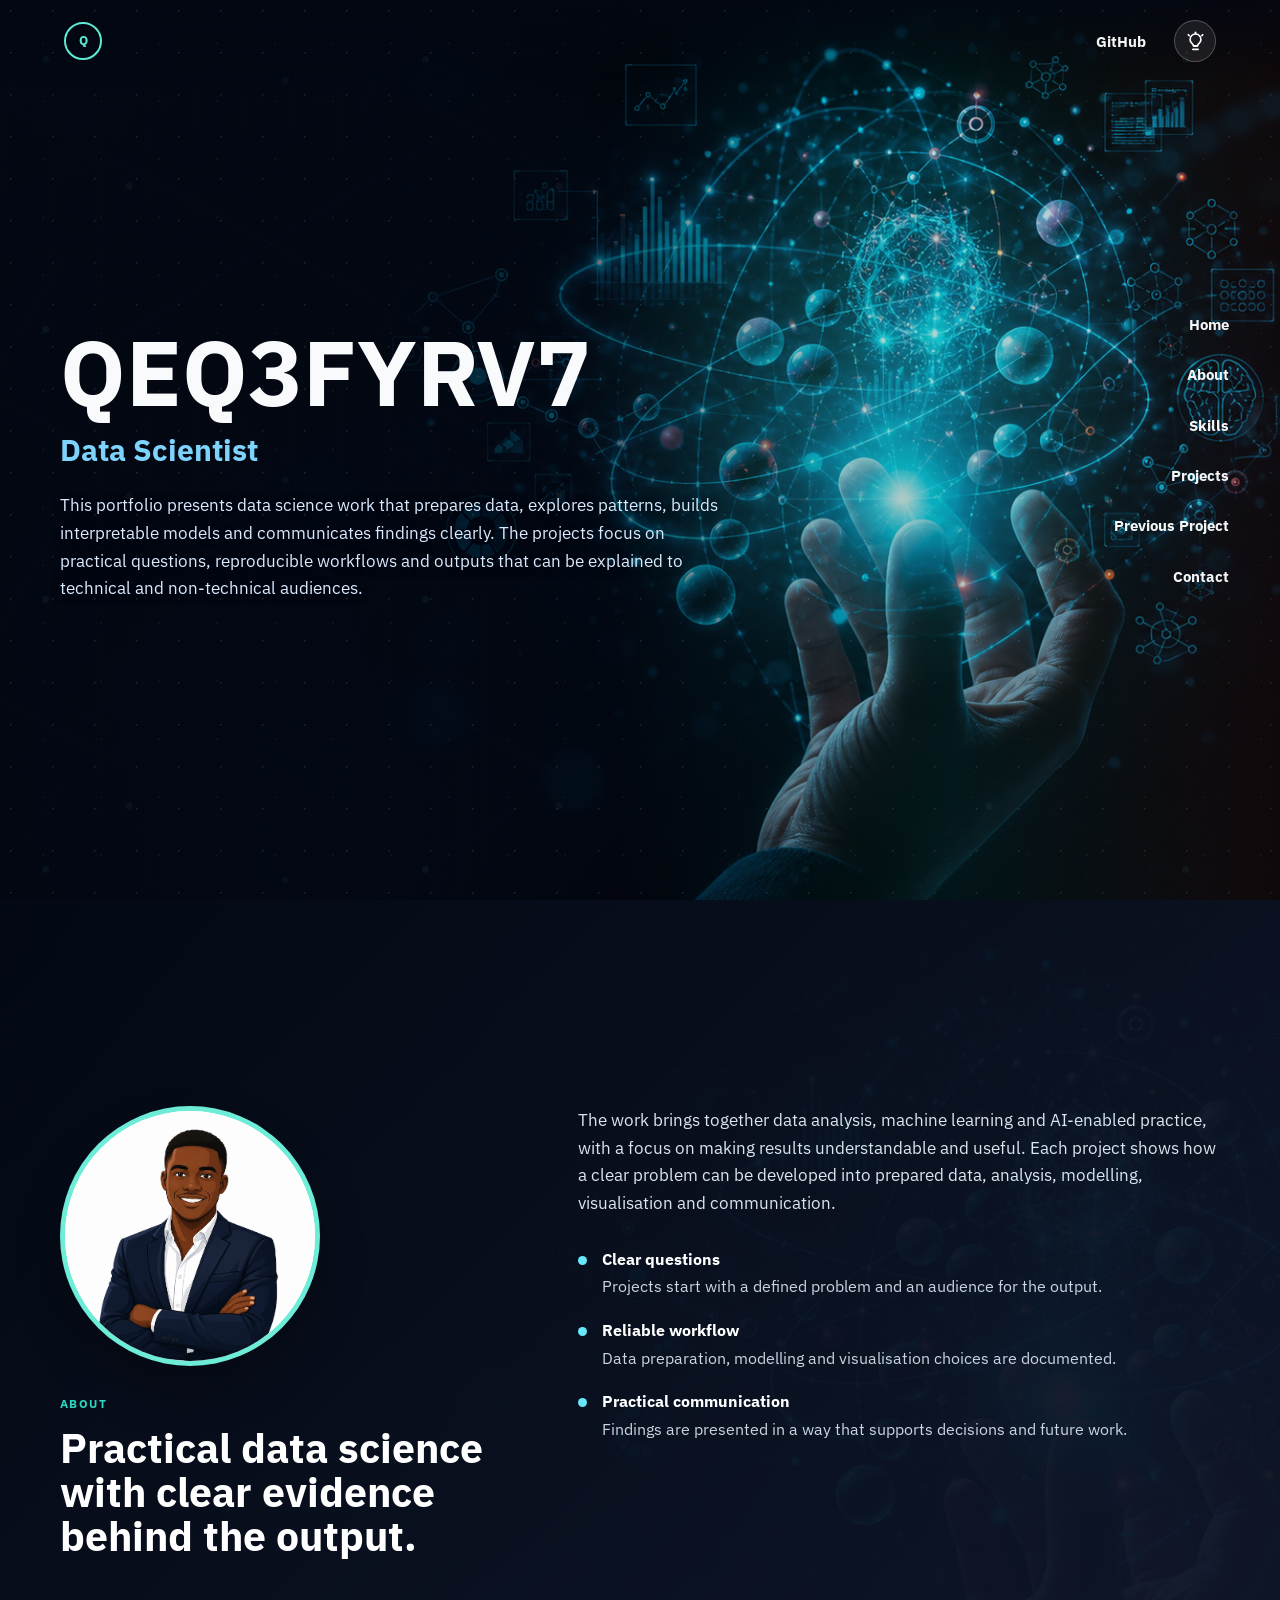
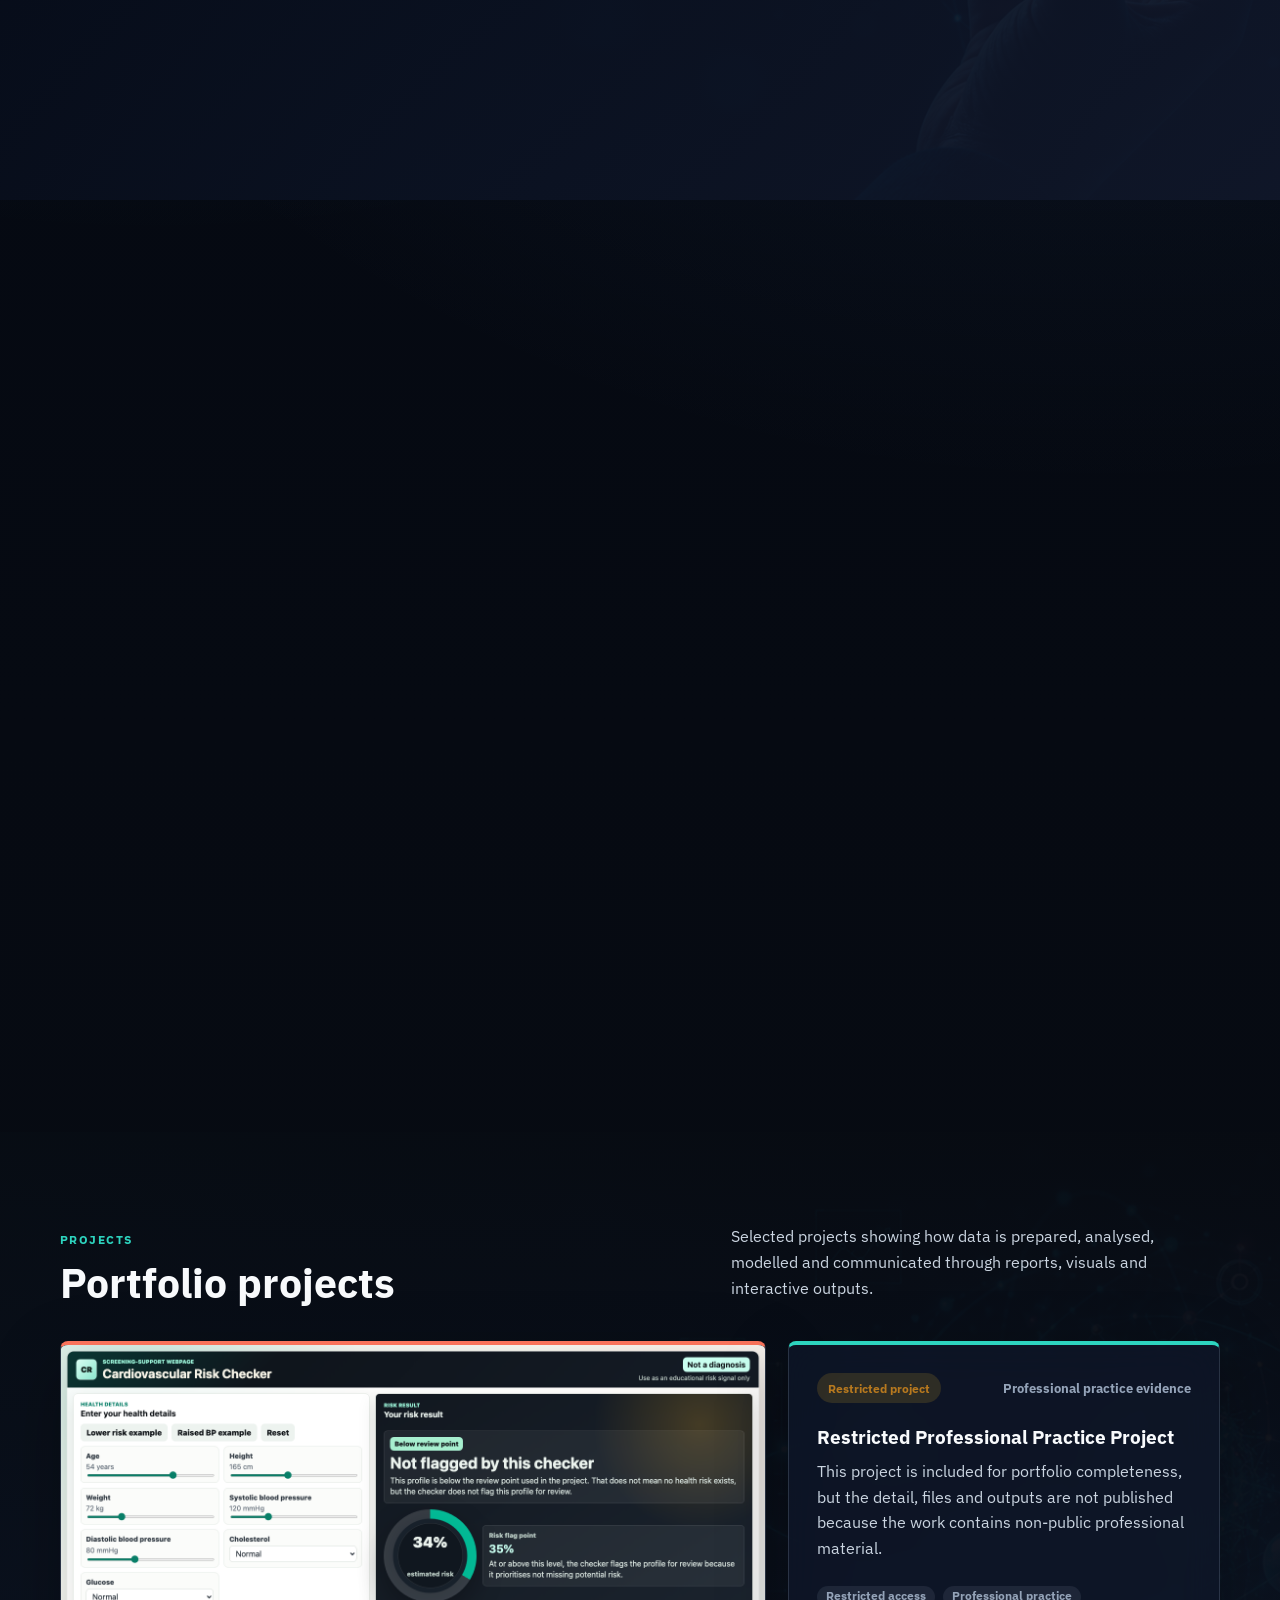
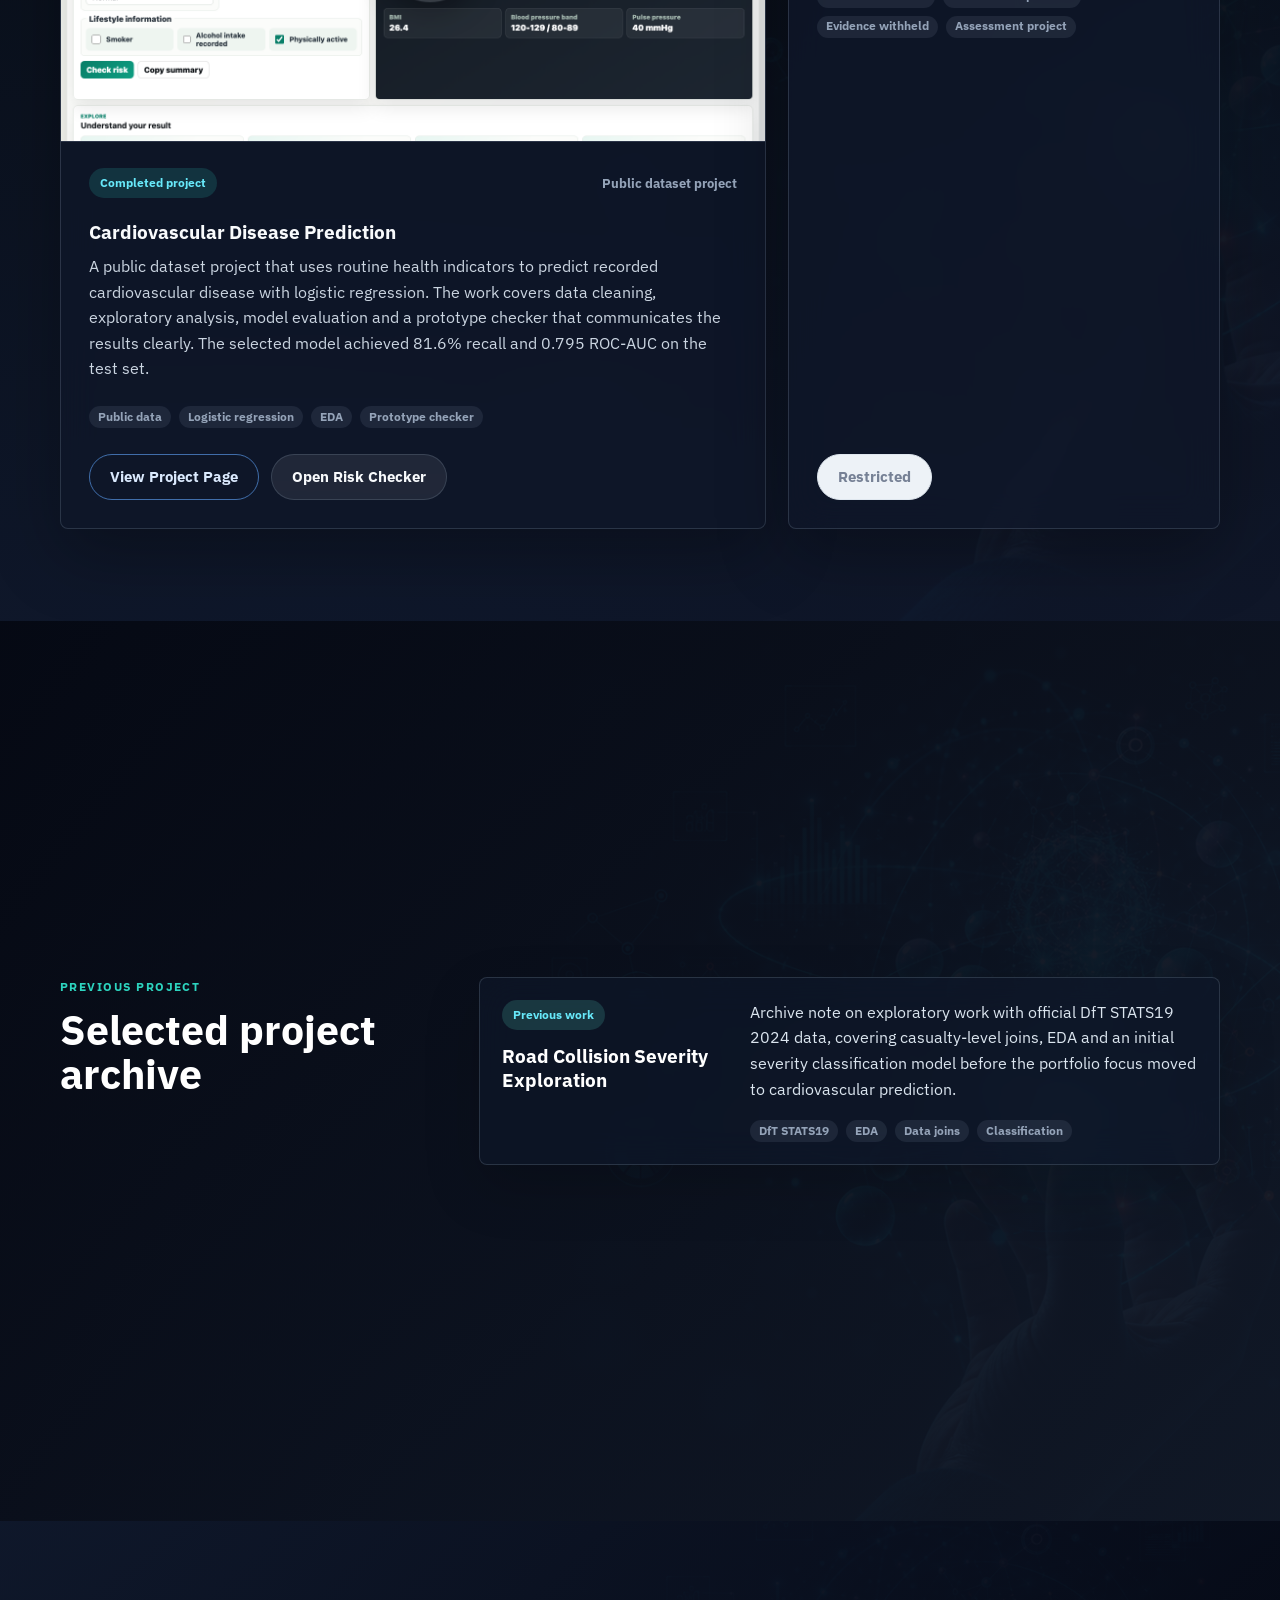
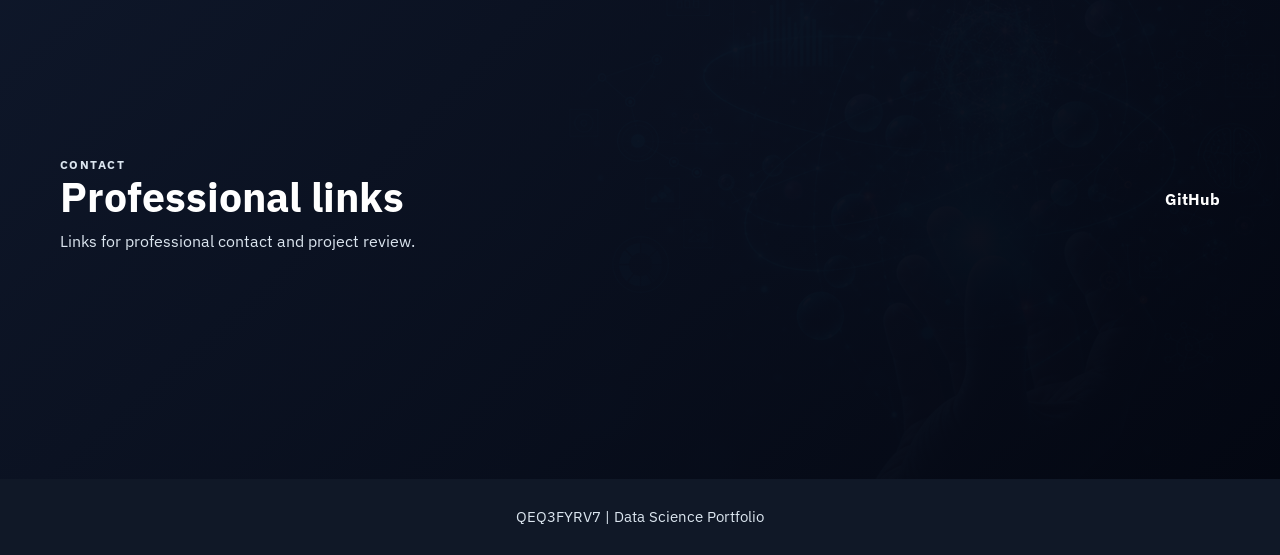
<file: index.html>
<!DOCTYPE html>
<html lang="en-GB">
  <head>
    <meta charset="UTF-8" />
    <meta name="viewport" content="width=device-width, initial-scale=1.0" />
    <meta
      name="description"
      content="Data science portfolio for candidate QEQ3FYRV7, showcasing data preparation, analysis, interpretable modelling, visualisation and responsible AI practice."
    />
    <title>QEQ3FYRV7 | Data Science Portfolio</title>
    <link rel="preconnect" href="https://fonts.googleapis.com" />
    <link rel="preconnect" href="https://fonts.gstatic.com" crossorigin />
    <link
      href="https://fonts.googleapis.com/css2?family=IBM+Plex+Sans:wght@400;500;600;700&display=swap"
      rel="stylesheet"
    />
    <link rel="stylesheet" href="assets/site/styles.css" />
  </head>
  <body data-theme="dark">
    <header class="site-header">
      <a class="brand" href="#home" aria-label="Candidate portfolio home">
        <span class="brand-mark">Q</span>
      </a>

      <div class="top-actions">
        <div class="top-links" aria-label="Professional links">
          <a href="https://github.com/QEQ3FYRV7/data-science-portfolio/tree/main/project_1_cardiovascular_disease">GitHub</a>
        </div>
        <button class="theme-toggle" type="button" aria-label="Switch to light theme" aria-pressed="false">
          <svg aria-hidden="true" viewBox="0 0 24 24">
            <path d="M9 21h6" />
            <path d="M10 17h4" />
            <path d="M8.2 14.5a6.2 6.2 0 1 1 7.6 0c-.86.67-1.3 1.38-1.42 2.5H9.62c-.12-1.12-.56-1.83-1.42-2.5Z" />
            <path d="M12 3V1.5" />
            <path d="m4.75 5.25-1-1" />
            <path d="M19.25 5.25l1-1" />
          </svg>
        </button>
      </div>
    </header>

    <nav class="side-nav" aria-label="Main navigation">
      <a href="#home" data-label="Home">Home</a>
      <a href="#about" data-label="About">About</a>
      <a href="#skills" data-label="Skills">Skills</a>
      <a href="#projects" data-label="Projects">Projects</a>
      <a href="#previous-projects" data-label="Previous Project">Previous Project</a>
      <a href="#contact" data-label="Contact">Contact</a>
    </nav>

    <main>
      <section class="hero-section" id="home">
        <div class="network-bg" aria-hidden="true"></div>
        <div class="section-inner hero-layout">
          <div class="hero-copy">
            <h1>QEQ3FYRV7</h1>
            <p class="role">Data Scientist</p>
            <p class="hero-summary">
              This portfolio presents data science work that prepares data, explores patterns,
              builds interpretable models and communicates findings clearly. The projects focus on
              practical questions, reproducible workflows and outputs that can be explained to
              technical and non-technical audiences.
            </p>
          </div>
        </div>
      </section>

      <section class="profile-band" id="about">
        <div class="section-inner profile-layout">
          <div class="about-intro">
            <div class="profile-photo-card" aria-label="Profile avatar">
              <img
                class="profile-avatar"
                src="assets/profile-avatar.png"
                alt="Illustrated profile avatar"
              />
            </div>
            <div class="section-heading">
              <p class="eyebrow">About</p>
              <h2>Practical data science with clear evidence behind the output.</h2>
            </div>
          </div>

          <div class="profile-copy">
            <p>
              The work brings together data analysis, machine learning and AI-enabled practice, with
              a focus on making results understandable and useful. Each project shows how a clear
              problem can be developed into prepared data, analysis, modelling, visualisation and
              communication.
            </p>
            <ul class="approach-list" aria-label="Portfolio focus areas">
              <li>
                <strong>Clear questions</strong>
                <span>Projects start with a defined problem and an audience for the output.</span>
              </li>
              <li>
                <strong>Reliable workflow</strong>
                <span>Data preparation, modelling and visualisation choices are documented.</span>
              </li>
              <li>
                <strong>Practical communication</strong>
                <span>Findings are presented in a way that supports decisions and future work.</span>
              </li>
            </ul>
          </div>
        </div>
      </section>

      <section class="content-section section-muted" id="skills">
        <div class="section-inner">
          <div class="section-heading compact-heading">
            <p class="eyebrow">Skills</p>
            <h2>Capability areas</h2>
          </div>

          <div class="skills-showcase">
            <article class="skill-row">
              <div class="skill-title">
                <span class="skill-icon" aria-hidden="true">
                  <svg viewBox="0 0 24 24">
                    <path d="m8 9-4 3 4 3" />
                    <path d="m16 9 4 3-4 3" />
                    <path d="m14 5-4 14" />
                  </svg>
                </span>
                <h3>Programming</h3>
              </div>
              <div class="tag-row skill-tags" aria-label="Programming skills">
                <span>Python</span>
                <span>SQL</span>
                <span>Jupyter</span>
                <span>Git</span>
              </div>
            </article>
            <article class="skill-row">
              <div class="skill-title">
                <span class="skill-icon" aria-hidden="true">
                  <svg viewBox="0 0 24 24">
                    <path d="M4 5h16" />
                    <path d="M4 12h16" />
                    <path d="M4 19h16" />
                    <path d="M8 5v14" />
                    <path d="M16 5v14" />
                  </svg>
                </span>
                <h3>Data Analysis</h3>
              </div>
              <div class="tag-row skill-tags" aria-label="Data analysis skills">
                <span>Excel</span>
                <span>pandas</span>
                <span>NumPy</span>
                <span>EDA</span>
                <span>Data quality</span>
              </div>
            </article>
            <article class="skill-row">
              <div class="skill-title">
                <span class="skill-icon" aria-hidden="true">
                  <svg viewBox="0 0 24 24">
                    <path d="M4 20h16" />
                    <path d="M7 16V9" />
                    <path d="M12 16V5" />
                    <path d="M17 16v-7" />
                  </svg>
                </span>
                <h3>Visualisation</h3>
              </div>
              <div class="tag-row skill-tags" aria-label="Visualisation skills">
                <span>Power BI</span>
                <span>Dashboards</span>
                <span>Chart selection</span>
                <span>Storytelling</span>
              </div>
            </article>
            <article class="skill-row">
              <div class="skill-title">
                <span class="skill-icon" aria-hidden="true">
                  <svg viewBox="0 0 24 24">
                    <ellipse cx="12" cy="5" rx="7" ry="3" />
                    <path d="M5 5v6c0 1.66 3.13 3 7 3s7-1.34 7-3V5" />
                    <path d="M5 11v6c0 1.66 3.13 3 7 3s7-1.34 7-3v-6" />
                  </svg>
                </span>
                <h3>Data Engineering</h3>
              </div>
              <div class="tag-row skill-tags" aria-label="Data engineering skills">
                <span>ETL</span>
                <span>Data cleaning</span>
                <span>Preparation</span>
                <span>Reproducible workflows</span>
              </div>
            </article>
            <article class="skill-row">
              <div class="skill-title">
                <span class="skill-icon" aria-hidden="true">
                  <svg viewBox="0 0 24 24">
                    <rect x="7" y="7" width="10" height="10" rx="2" />
                    <path d="M9 1v3" />
                    <path d="M15 1v3" />
                    <path d="M9 20v3" />
                    <path d="M15 20v3" />
                    <path d="M1 9h3" />
                    <path d="M1 15h3" />
                    <path d="M20 9h3" />
                    <path d="M20 15h3" />
                  </svg>
                </span>
                <h3>Machine Learning and AI</h3>
              </div>
              <div class="tag-row skill-tags" aria-label="AI and machine learning skills">
                <span>scikit-learn</span>
                <span>Logistic regression</span>
                <span>Classification metrics</span>
                <span>Model evaluation</span>
                <span>Responsible AI use</span>
              </div>
            </article>
            <article class="skill-row">
              <div class="skill-title">
                <span class="skill-icon" aria-hidden="true">
                  <svg viewBox="0 0 24 24">
                    <path d="M12 3 5 6v5c0 4.4 2.8 8.4 7 10 4.2-1.6 7-5.6 7-10V6l-7-3Z" />
                    <path d="m9 12 2 2 4-4" />
                  </svg>
                </span>
                <h3>Professional Practice</h3>
              </div>
              <div class="tag-row skill-tags" aria-label="Professional practice skills">
                <span>Documentation</span>
                <span>Ethics</span>
                <span>Limitations</span>
                <span>Data security</span>
                <span>Governance</span>
                <span>Stakeholders</span>
              </div>
            </article>
          </div>
        </div>
      </section>

      <section class="content-section" id="projects">
        <div class="section-inner">
          <div class="section-heading split-heading">
            <div>
              <p class="eyebrow">Projects</p>
              <h2>Portfolio projects</h2>
            </div>
            <p>
              Selected projects showing how data is prepared, analysed, modelled and communicated
              through reports, visuals and interactive outputs.
            </p>
          </div>

          <div class="featured-project-grid">
            <article class="project-card project-feature project-card-visual">
              <a class="project-media" href="projects/cardiovascular-disease-prediction/index.html">
                <img
                  src="assets/cardiovascular-risk-checker-preview.png"
                  alt="Screenshot of the cardiovascular risk checker webpage showing health inputs and a risk result panel"
                />
              </a>
              <div class="project-card-body">
                <div class="card-topline">
                  <span class="status-tag status-active">Completed project</span>
                  <span class="project-type">Public dataset project</span>
                </div>
                <h3>Cardiovascular Disease Prediction</h3>
                <p>
                  A public dataset project that uses routine health indicators to predict recorded
                  cardiovascular disease with logistic regression. The work covers data cleaning,
                  exploratory analysis, model evaluation and a prototype checker that communicates
                  the results clearly. The selected model achieved 81.6% recall and 0.795 ROC-AUC
                  on the test set.
                </p>
                <div class="tag-row" aria-label="Project descriptors">
                  <span>Public data</span>
                  <span>Logistic regression</span>
                  <span>EDA</span>
                  <span>Prototype checker</span>
                </div>
                <div class="card-actions">
                  <a class="button button-primary" href="projects/cardiovascular-disease-prediction/index.html">View Project Page</a>
                  <a class="button button-secondary" href="projects/cardiovascular-risk-checker/index.html">Open Risk Checker</a>
                </div>
              </div>
            </article>

            <article class="project-card project-secondary">
              <div class="card-topline">
                <span class="status-tag status-pending">Restricted project</span>
                <span class="project-type">Professional practice evidence</span>
              </div>
              <h3>Restricted Professional Practice Project</h3>
              <p>
                This project is included for portfolio completeness, but the detail, files and outputs
                are not published because the work contains non-public professional material.
              </p>
              <div class="tag-row" aria-label="Project descriptors">
                <span>Restricted access</span>
                <span>Professional practice</span>
                <span>Evidence withheld</span>
                <span>Assessment project</span>
              </div>
              <div class="card-actions">
                <button class="button button-disabled" type="button" disabled>Restricted</button>
              </div>
            </article>
          </div>
        </div>
      </section>

      <section class="archive-section" id="previous-projects">
        <div class="section-inner archive-layout">
          <div class="section-heading">
            <p class="eyebrow">Previous Project</p>
            <h2>Selected project archive</h2>
          </div>

          <div class="archive-list">
            <article class="archive-item">
              <div class="archive-item-title">
                <span class="status-tag status-archived">Previous work</span>
                <h3>Road Collision Severity Exploration</h3>
              </div>
              <div class="archive-item-detail">
                <p>
                  Archive note on exploratory work with official DfT STATS19 2024 data, covering
                  casualty-level joins, EDA and an initial severity classification model before the
                  portfolio focus moved to cardiovascular prediction.
                </p>
                <div class="tag-row" aria-label="Project descriptors">
                  <span>DfT STATS19</span>
                  <span>EDA</span>
                  <span>Data joins</span>
                  <span>Classification</span>
                </div>
              </div>
            </article>
          </div>
        </div>
      </section>

      <section class="contact-band" id="contact">
        <div class="section-inner contact-layout">
          <div>
            <p class="eyebrow">Contact</p>
            <h2>Professional links</h2>
            <p>
              Links for professional contact and project review.
            </p>
          </div>
          <div class="contact-actions link-actions" aria-label="Contact links">
            <a class="contact-link" href="https://github.com/QEQ3FYRV7/data-science-portfolio/tree/main/project_1_cardiovascular_disease">GitHub</a>
          </div>
        </div>
      </section>
    </main>

    <footer class="site-footer">
      <p>QEQ3FYRV7 | Data Science Portfolio</p>
    </footer>
    <script src="assets/site/script.js" defer></script>
  </body>
</html>
</file>
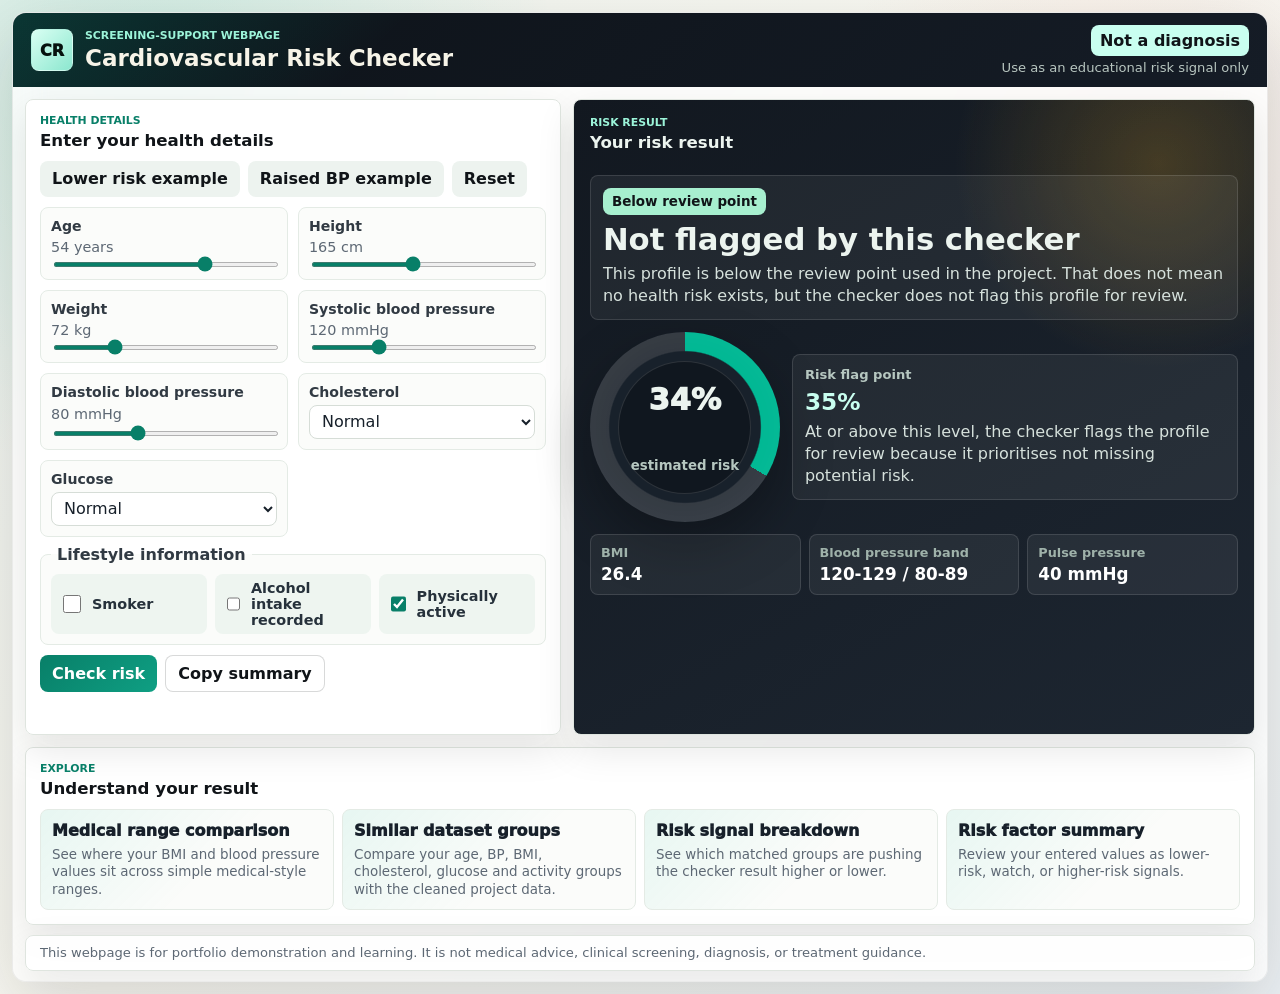
<file: project_1_cardiovascular_disease/05_app/index.html>
<!doctype html>
<html lang="en">
  <head>
    <meta charset="utf-8">
    <meta name="viewport" content="width=device-width, initial-scale=1">
    <title>Cardiovascular Risk Checker</title>
    <link rel="stylesheet" href="styles.css">
    <script src="model_spec.js" defer></script>
    <script src="script.js" defer></script>
  </head>
  <body>
    <main class="page-shell">
      <section class="checker-shell" aria-labelledby="page-title">
        <header class="topbar">
          <div class="brand-block">
            <div class="brand-mark" aria-hidden="true">CR</div>
            <div>
              <p class="eyebrow">Screening-support webpage</p>
              <h1 id="page-title">Cardiovascular Risk Checker</h1>
            </div>
          </div>
          <div class="topbar-note">
            <strong>Not a diagnosis</strong>
            <span>Use as an educational risk signal only</span>
          </div>
        </header>

        <section class="hero-grid">
          <form class="input-panel" id="risk-form">
            <div class="section-heading">
              <p class="eyebrow">Health details</p>
              <h2>Enter your health details</h2>
            </div>

            <div class="preset-row" aria-label="Example profiles">
              <button class="action-button subtle" type="button" data-preset="balanced">Lower risk example</button>
              <button class="action-button subtle" type="button" data-preset="raised-bp">Raised BP example</button>
              <button class="action-button subtle" type="button" data-preset="reset">Reset</button>
            </div>

            <div class="input-grid">
              <label class="field-control">
                <span>Age</span>
                <span class="value-readout"><output id="age-output">54</output> years</span>
                <input id="age" name="age" type="range" min="30" max="65" step="1" value="54">
              </label>

              <label class="field-control">
                <span>Height</span>
                <span class="value-readout"><output id="height-output">165</output> cm</span>
                <input id="height" name="height" type="range" min="120" max="220" step="1" value="165">
              </label>

              <label class="field-control">
                <span>Weight</span>
                <span class="value-readout"><output id="weight-output">72</output> kg</span>
                <input id="weight" name="weight" type="range" min="35" max="180" step="1" value="72">
              </label>

              <label class="field-control">
                <span>Systolic blood pressure</span>
                <span class="value-readout"><output id="systolic-output">120</output> mmHg</span>
                <input id="systolic" name="systolic" type="range" min="80" max="220" step="1" value="120">
              </label>

              <label class="field-control">
                <span>Diastolic blood pressure</span>
                <span class="value-readout"><output id="diastolic-output">80</output> mmHg</span>
                <input id="diastolic" name="diastolic" type="range" min="45" max="140" step="1" value="80">
              </label>

              <label class="select-control">
                <span>Cholesterol</span>
                <select id="cholesterol" name="cholesterol">
                  <option value="1" selected>Normal</option>
                  <option value="2">Above normal</option>
                  <option value="3">Well above normal</option>
                </select>
              </label>

              <label class="select-control">
                <span>Glucose</span>
                <select id="glucose" name="glucose">
                  <option value="1" selected>Normal</option>
                  <option value="2">Above normal</option>
                  <option value="3">Well above normal</option>
                </select>
              </label>
            </div>

            <fieldset class="toggle-group">
              <legend>Lifestyle information</legend>
              <label>
                <input id="smoke" name="smoke" type="checkbox">
                <span>Smoker</span>
              </label>
              <label>
                <input id="alcohol" name="alcohol" type="checkbox">
                <span>Alcohol intake recorded</span>
              </label>
              <label>
                <input id="active" name="active" type="checkbox" checked>
                <span>Physically active</span>
              </label>
            </fieldset>

            <div class="button-row">
              <button class="action-button primary" id="calculate-button" type="submit">Check risk</button>
              <button class="action-button ghost" id="copy-button" type="button">Copy summary</button>
            </div>

            <p class="form-message" id="form-message" role="status"></p>
          </form>

          <section class="result-panel" aria-live="polite">
            <div class="section-heading">
              <p class="eyebrow">Risk result</p>
              <h2>Your risk result</h2>
            </div>

            <div class="verdict-card" id="verdict-card">
              <span class="status-pill" id="status-pill">Checking</span>
              <h3 id="outcome-title">Risk check ready</h3>
              <p id="result-copy"></p>
            </div>

            <div class="gauge-wrap">
              <div class="gauge-ring" id="risk-gauge">
                <div class="gauge-core">
                  <span id="risk-percent">0%</span>
                  <small>estimated risk</small>
                </div>
              </div>
              <div class="threshold-card">
                <span>Risk flag point</span>
                <strong>35%</strong>
                <p>At or above this level, the checker flags the profile for review because it prioritises not missing potential risk.</p>
              </div>
            </div>

            <dl class="quick-stats">
              <div>
                <dt>BMI</dt>
                <dd id="bmi-value">26.4</dd>
              </div>
              <div>
                <dt>Blood pressure band</dt>
                <dd id="bp-band-value">120-129 / 80-89</dd>
              </div>
              <div>
                <dt>Pulse pressure</dt>
                <dd id="pulse-value">40 mmHg</dd>
              </div>
            </dl>
          </section>
        </section>

        <section class="explore-panel" aria-labelledby="explore-title">
          <div class="section-heading">
            <p class="eyebrow">Explore</p>
            <h2 id="explore-title">Understand your result</h2>
          </div>
          <div class="explore-grid">
            <button class="explore-card" type="button" data-explore="medical">
              <span>Medical range comparison</span>
              <p>See where your BMI and blood pressure values sit across simple medical-style ranges.</p>
            </button>
            <button class="explore-card" type="button" data-explore="groups">
              <span>Similar dataset groups</span>
              <p>Compare your age, BP, BMI, cholesterol, glucose and activity groups with the cleaned project data.</p>
            </button>
            <button class="explore-card" type="button" data-explore="signals">
              <span>Risk signal breakdown</span>
              <p>See which matched groups are pushing the checker result higher or lower.</p>
            </button>
            <button class="explore-card" type="button" data-explore="profile">
              <span>Risk factor summary</span>
              <p>Review your entered values as lower-risk, watch, or higher-risk signals.</p>
            </button>
          </div>
        </section>

        <div class="modal-backdrop" id="chart-modal" hidden>
          <section class="modal-dialog" role="dialog" aria-modal="true" aria-labelledby="modal-title">
            <header class="modal-header">
              <div>
                <p class="eyebrow">Explore result</p>
                <h2 id="modal-title">Medical range comparison</h2>
              </div>
              <button class="modal-close" id="modal-close" type="button" aria-label="Close result explanation">Close</button>
            </header>

            <section class="modal-pane" data-pane="medical">
              <p class="modal-intro">A simple range view showing where the entered values sit. Select a row to see the explanation.</p>
              <div class="chart-key" aria-label="Medical range colour key">
                <span><i class="key-dot key-green"></i>Lower-risk range</span>
                <span><i class="key-dot key-amber"></i>Watch range</span>
                <span><i class="key-dot key-red"></i>Higher-risk range</span>
                <span><i class="key-marker"></i>Your value</span>
              </div>
              <div class="section-heading">
                <p class="eyebrow">Range view</p>
                <h2>Your values against risk bands</h2>
              </div>
              <div class="medical-chart" id="medical-chart"></div>
              <aside class="drill-card" id="medical-detail"></aside>
            </section>

            <section class="modal-pane" data-pane="groups" hidden>
              <p class="modal-intro">Choose a factor, then select a bar. The number at the right of each bar is the percentage of records in that group with cardiovascular disease.</p>
              <div class="chart-key" aria-label="Dataset group comparison key">
                <span><i class="key-marker"></i>Overall dataset average</span>
                <span><i class="key-outline"></i>Your current group</span>
                <span><i class="key-bar"></i>Bar length matches the percentage shown</span>
              </div>
              <div class="section-heading">
                <p class="eyebrow">Group comparison</p>
                <h2>Similar records in the cleaned dataset</h2>
              </div>
              <div class="factor-tabs" id="factor-tabs" aria-label="Choose comparison factor"></div>
              <div class="group-chart" id="group-chart"></div>
              <aside class="drill-card" id="group-detail"></aside>
            </section>

            <section class="modal-pane" data-pane="signals" hidden>
              <p class="modal-intro">This breakdown compares your matched groups with the overall cleaned dataset average.</p>
              <div class="chart-key" aria-label="Risk signal breakdown key">
                <span><i class="key-dot key-red"></i>Higher than average</span>
                <span><i class="key-dot key-green"></i>Lower than average</span>
                <span><i class="key-marker"></i>Dataset average line</span>
              </div>
              <div class="section-heading">
                <p class="eyebrow">Signal breakdown</p>
                <h2>What is pushing the result up or down?</h2>
              </div>
              <div class="signal-chart" id="signal-chart"></div>
              <aside class="drill-card" id="signal-detail"></aside>
            </section>

            <section class="modal-pane" data-pane="profile" hidden>
              <p class="modal-intro">This view summarises the entered details into simple risk bands. Select a row to see why it has that status.</p>
              <div class="chart-key" aria-label="Risk factor summary key">
                <span><i class="key-dot key-green"></i>Lower-risk signal</span>
                <span><i class="key-dot key-amber"></i>Watch signal</span>
                <span><i class="key-dot key-red"></i>Higher-risk signal</span>
              </div>
              <div class="section-heading">
                <p class="eyebrow">Profile summary</p>
                <h2>Your entered values by risk band</h2>
              </div>
              <div class="profile-chart" id="profile-chart"></div>
              <aside class="drill-card" id="profile-detail"></aside>
            </section>
          </section>
        </div>

        <footer class="checker-footer">
          <p>This webpage is for portfolio demonstration and learning. It is not medical advice, clinical screening, diagnosis, or treatment guidance.</p>
        </footer>
      </section>
    </main>
  </body>
</html>
</file>
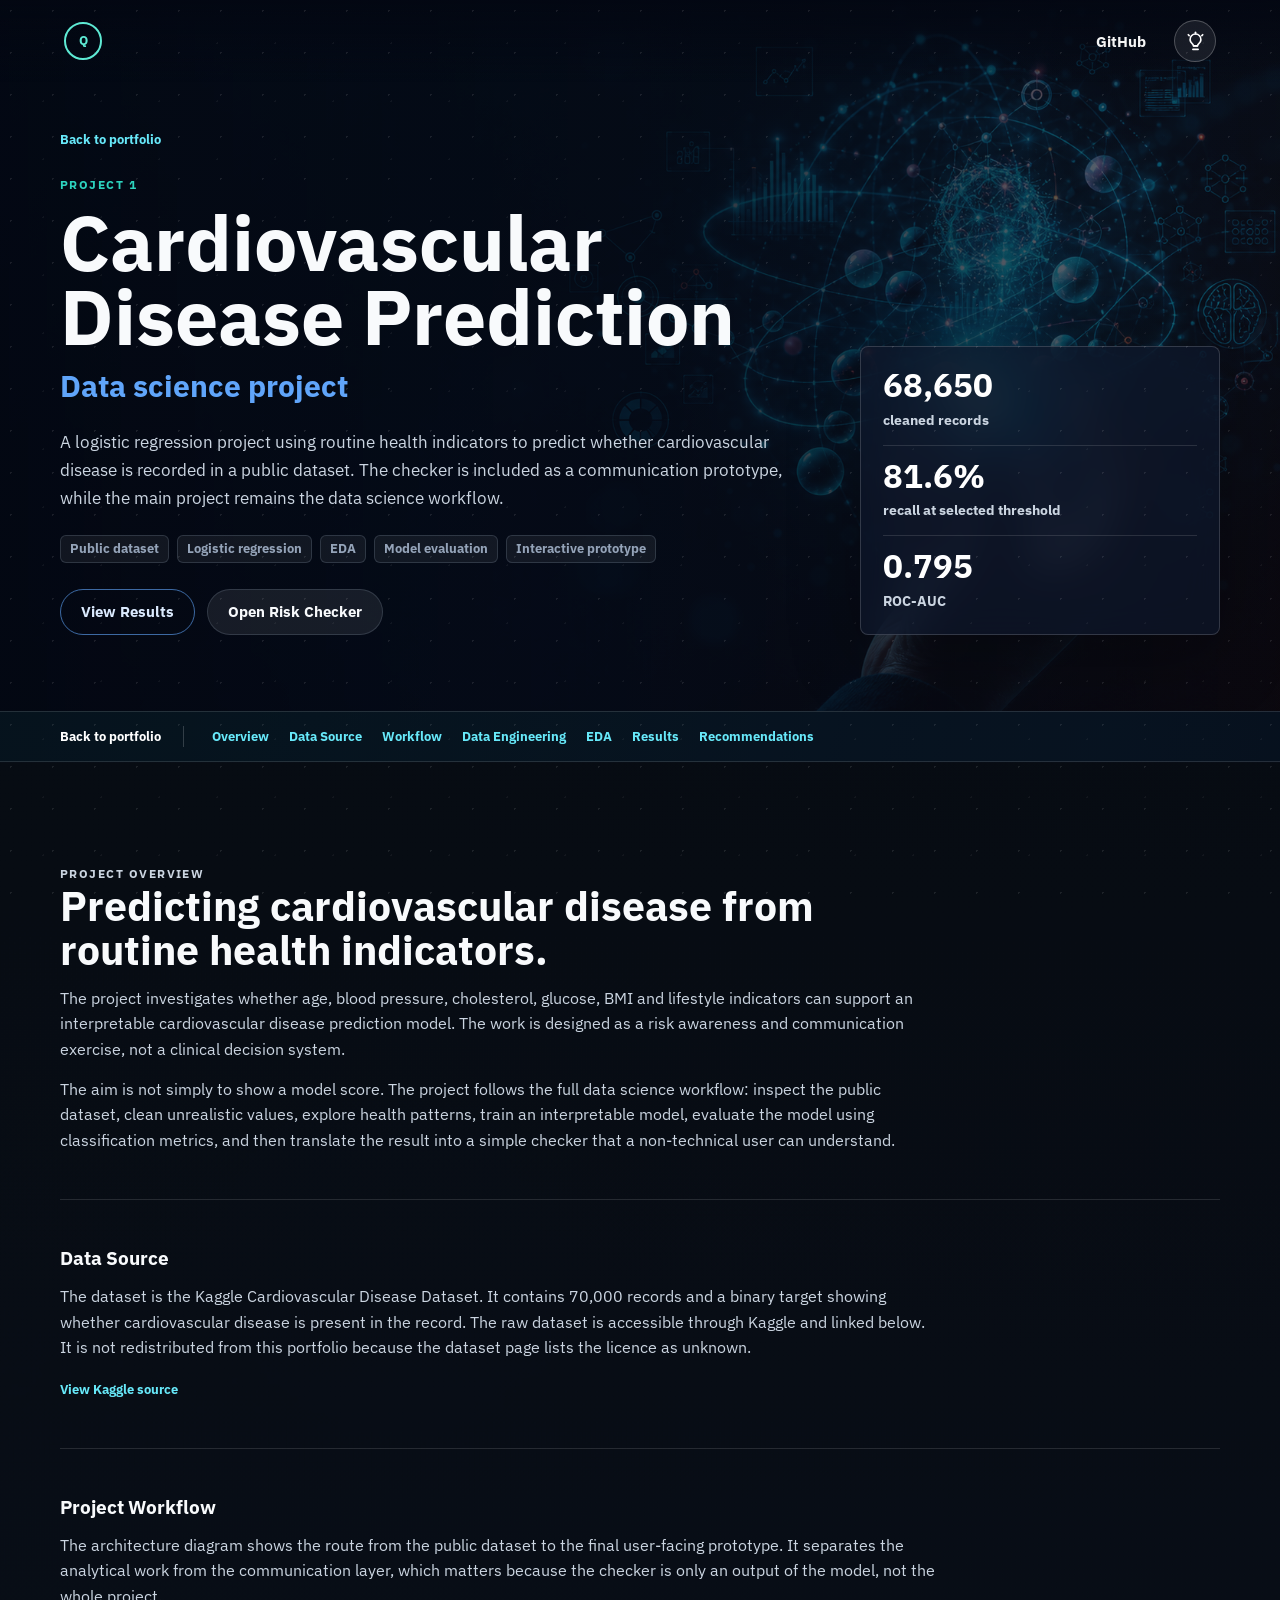
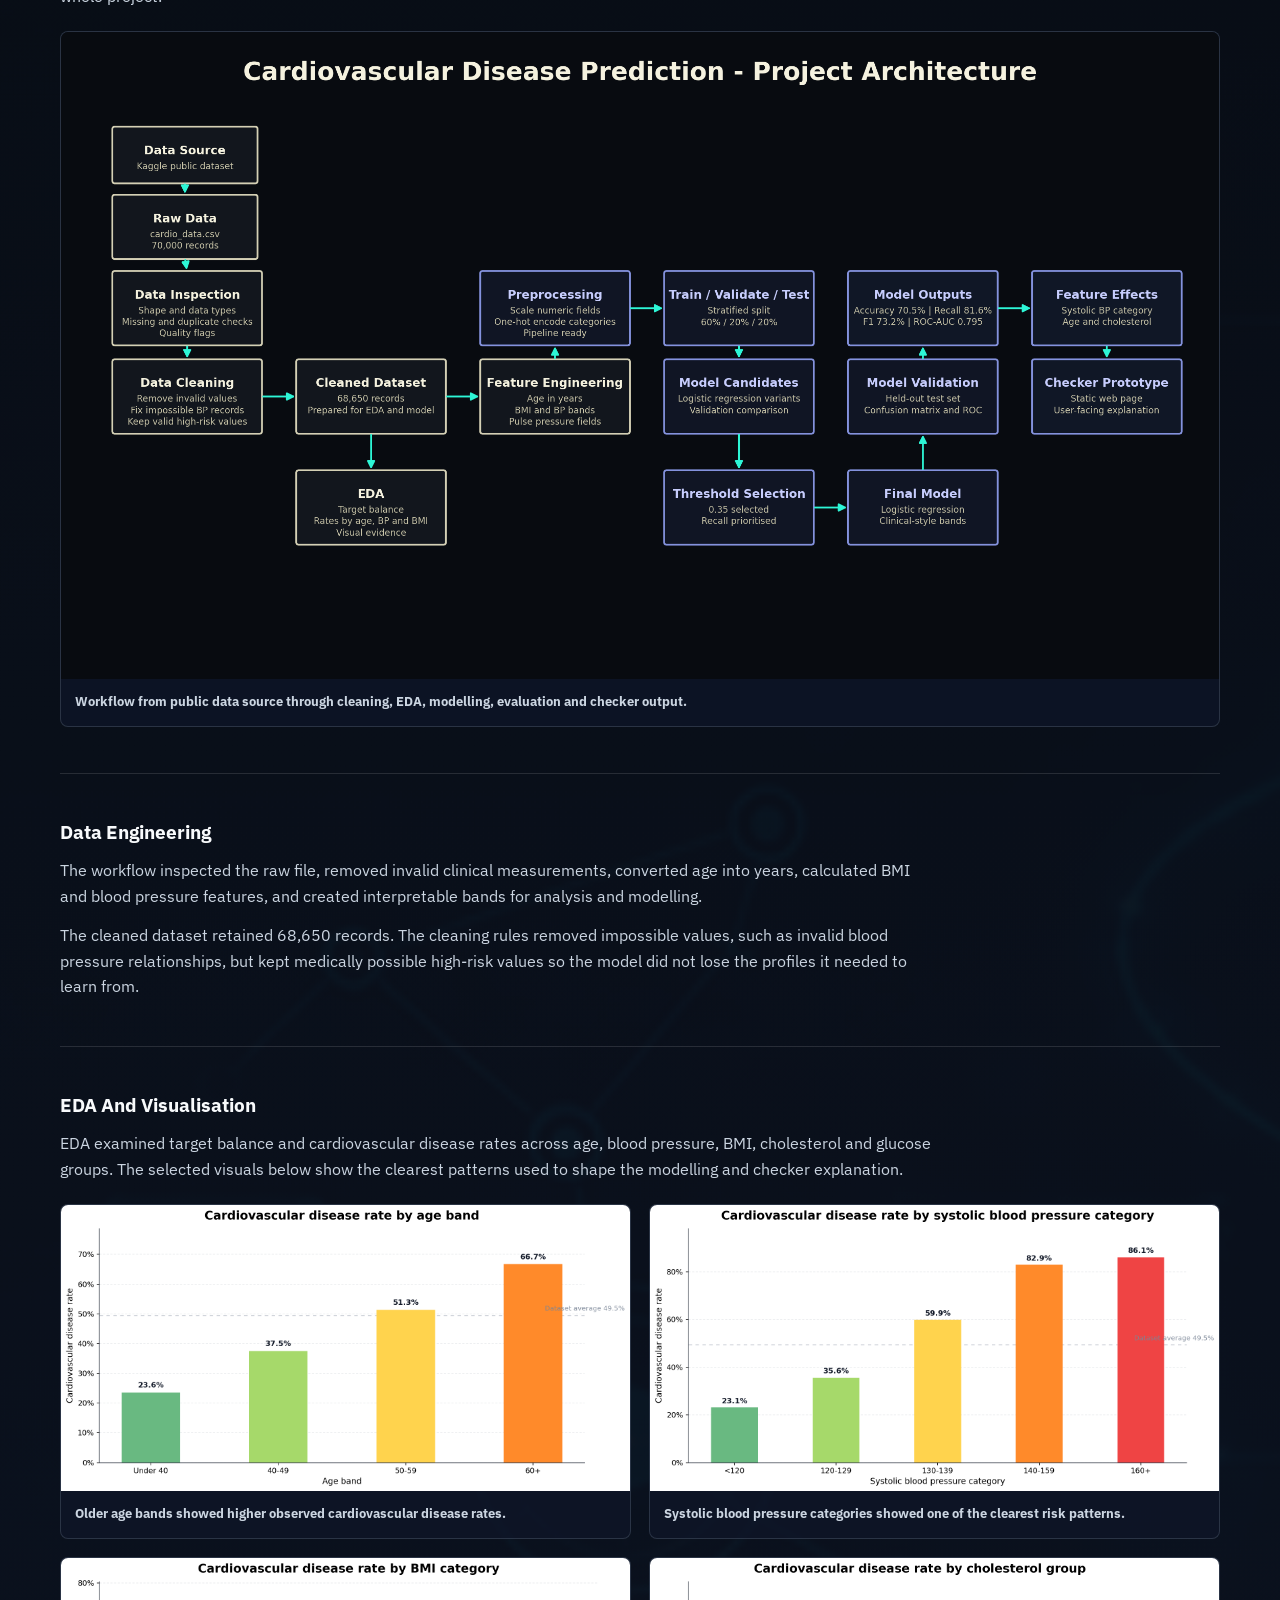
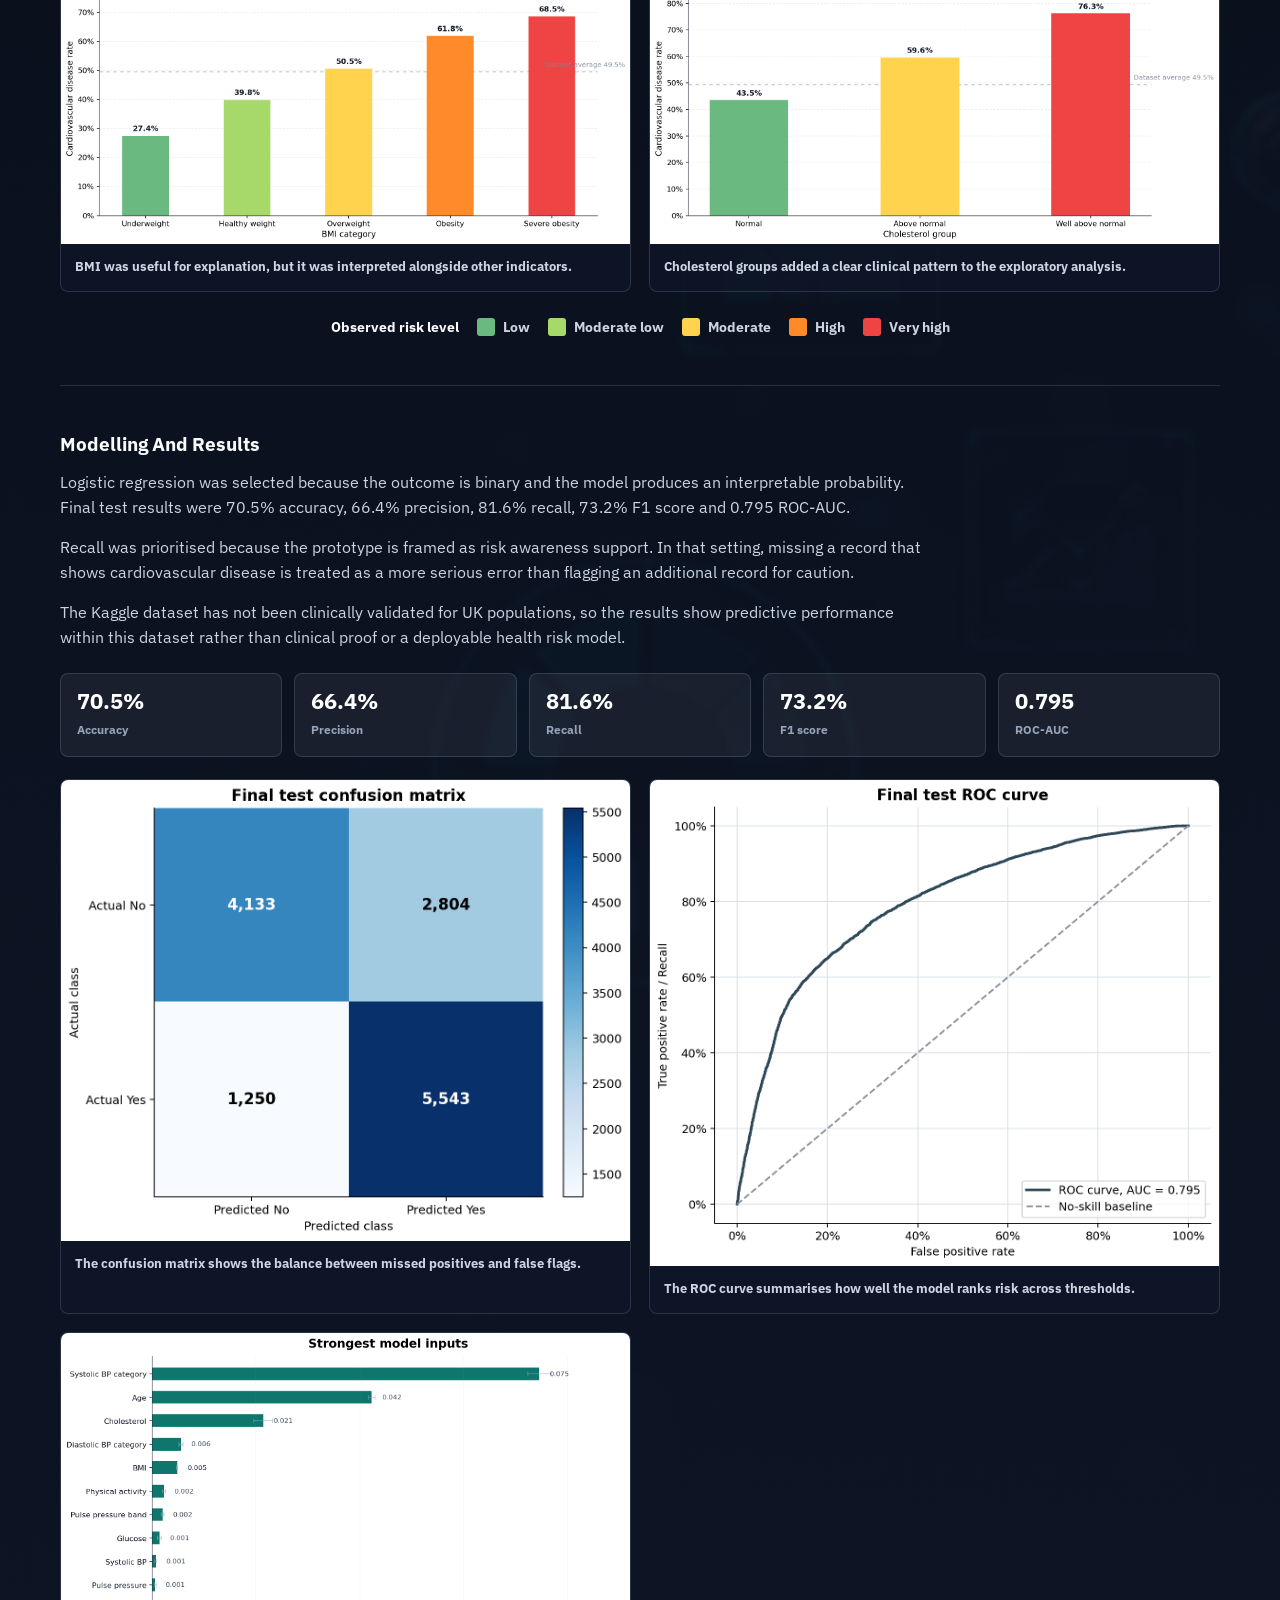
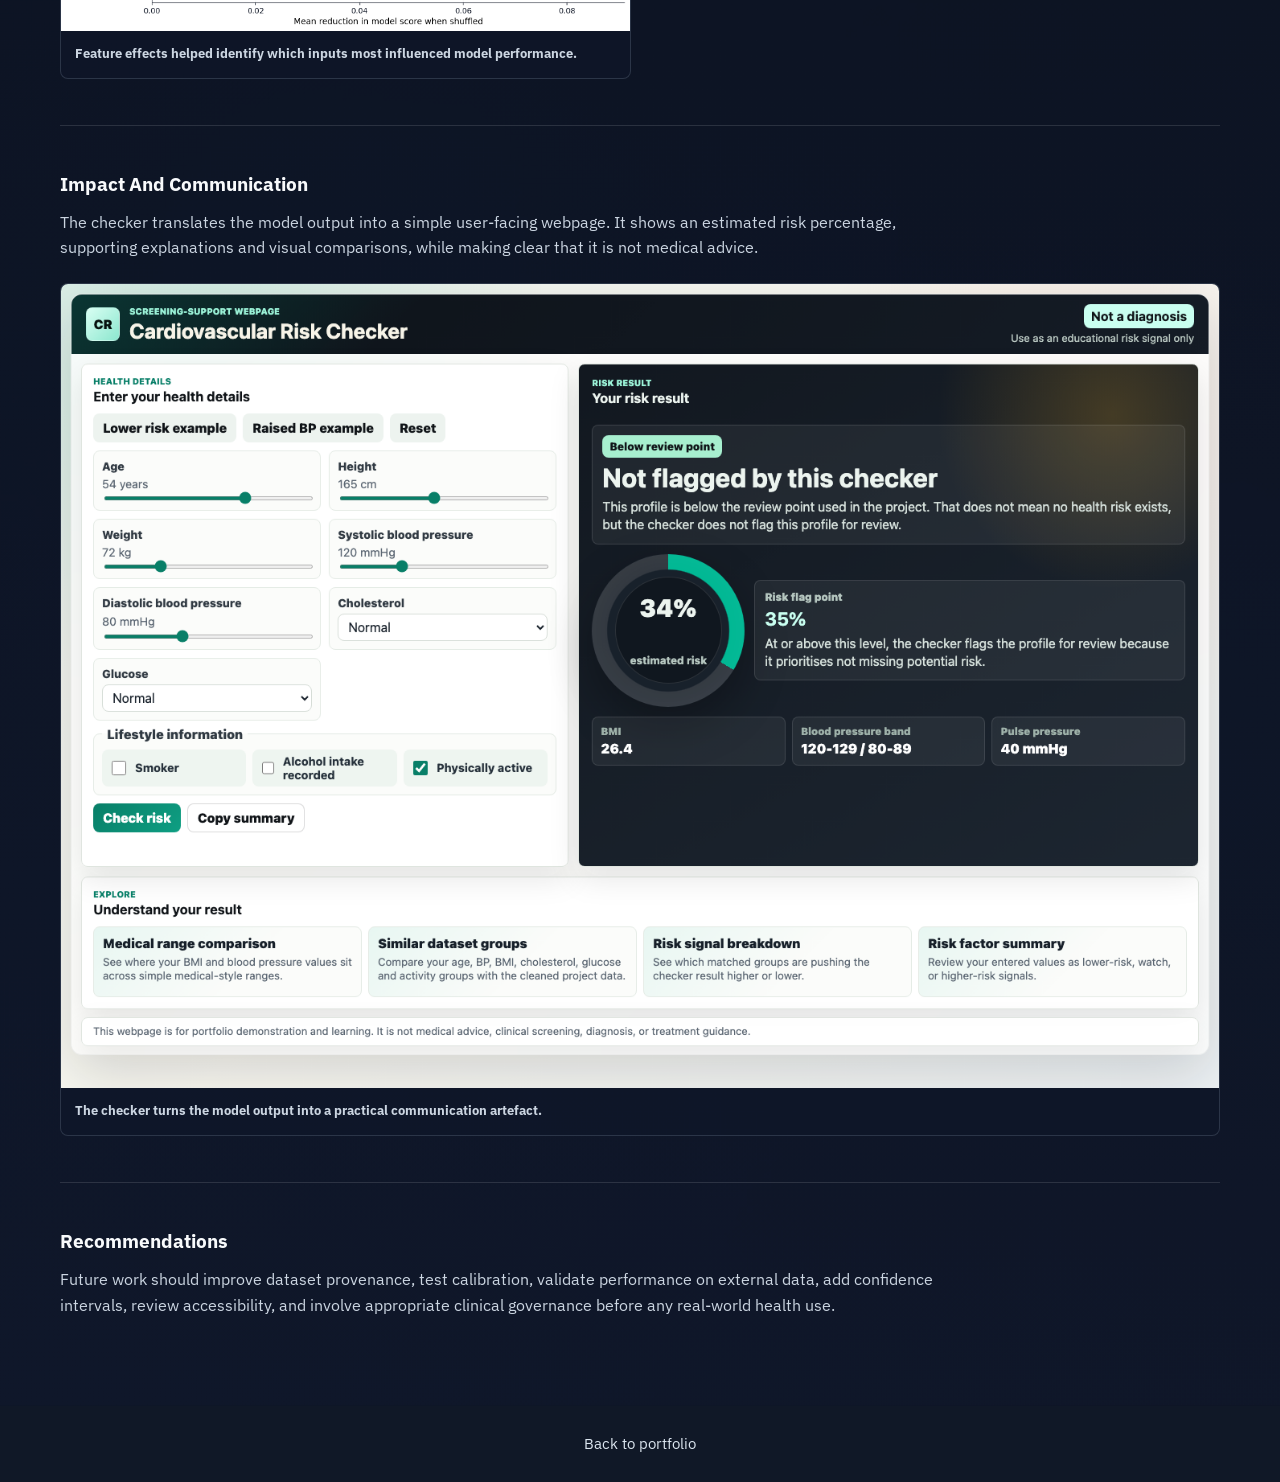
<file: projects/cardiovascular-disease-prediction/index.html>
<!DOCTYPE html>
<html lang="en-GB">
  <head>
    <meta charset="UTF-8" />
    <meta name="viewport" content="width=device-width, initial-scale=1.0" />
    <meta
      name="description"
      content="Project page for a cardiovascular disease prediction data science project using logistic regression and a public dataset."
    />
    <title>Cardiovascular Disease Prediction | QEQ3FYRV7</title>
    <link rel="preconnect" href="https://fonts.googleapis.com" />
    <link rel="preconnect" href="https://fonts.gstatic.com" crossorigin />
    <link
      href="https://fonts.googleapis.com/css2?family=IBM+Plex+Sans:wght@400;500;600;700&display=swap"
      rel="stylesheet"
    />
    <link rel="stylesheet" href="../../assets/site/styles.css" />
  </head>
  <body class="project-page" data-theme="dark">
    <header class="site-header">
      <a class="brand" href="../../index.html#home" aria-label="Back to portfolio home">
        <span class="brand-mark">Q</span>
      </a>

      <div class="top-actions">
        <div class="top-links" aria-label="Professional links">
          <a href="https://github.com/QEQ3FYRV7/data-science-portfolio/tree/main/project_1_cardiovascular_disease">GitHub</a>
        </div>
        <button class="theme-toggle" type="button" aria-label="Switch to light theme" aria-pressed="false">
          <svg aria-hidden="true" viewBox="0 0 24 24">
            <path d="M9 21h6" />
            <path d="M10 17h4" />
            <path d="M8.2 14.5a6.2 6.2 0 1 1 7.6 0c-.86.67-1.3 1.38-1.42 2.5H9.62c-.12-1.12-.56-1.83-1.42-2.5Z" />
            <path d="M12 3V1.5" />
            <path d="m4.75 5.25-1-1" />
            <path d="M19.25 5.25l1-1" />
          </svg>
        </button>
      </div>
    </header>

    <main class="project-main">
      <section class="project-page-hero" id="project-top">
        <div class="section-inner project-hero-grid">
          <div class="project-hero-copy">
            <a class="breadcrumb-link" href="../../index.html#projects">Back to portfolio</a>
            <p class="eyebrow">Project 1</p>
            <h1>Cardiovascular Disease Prediction</h1>
            <p class="role">Data science project</p>
            <p class="project-lede">
              A logistic regression project using routine health indicators to predict whether
              cardiovascular disease is recorded in a public dataset. The checker is included as a
              communication prototype, while the main project remains the data science workflow.
            </p>
            <div class="tag-row" aria-label="Project descriptors">
              <span>Public dataset</span>
              <span>Logistic regression</span>
              <span>EDA</span>
              <span>Model evaluation</span>
              <span>Interactive prototype</span>
            </div>
            <div class="card-actions">
              <a class="button button-primary" href="#results">View Results</a>
              <a class="button button-secondary" href="../cardiovascular-risk-checker/index.html">Open Risk Checker</a>
            </div>
          </div>

          <aside class="project-stat-panel" aria-label="Project highlights">
            <div>
              <span class="stat-value">68,650</span>
              <span class="stat-label">cleaned records</span>
            </div>
            <div>
              <span class="stat-value">81.6%</span>
              <span class="stat-label">recall at selected threshold</span>
            </div>
            <div>
              <span class="stat-value">0.795</span>
              <span class="stat-label">ROC-AUC</span>
            </div>
          </aside>
        </div>
      </section>

      <nav class="project-jump-nav" aria-label="Project page sections">
        <div class="section-inner">
          <a class="project-back-nav" href="../../index.html#projects">Back to portfolio</a>
          <a href="#overview">Overview</a>
          <a href="#data-source">Data Source</a>
          <a href="#workflow">Workflow</a>
          <a href="#data-engineering">Data Engineering</a>
          <a href="#eda">EDA</a>
          <a href="#results">Results</a>
          <a href="#recommendations">Recommendations</a>
        </div>
      </nav>

      <section class="project-narrative-section" id="project-content">
        <div class="section-inner project-story-flow">
          <article class="story-panel story-panel-wide" id="overview">
            <p class="eyebrow">Project Overview</p>
            <h2>Predicting cardiovascular disease from routine health indicators.</h2>
            <p>
              The project investigates whether age, blood pressure, cholesterol, glucose, BMI and
              lifestyle indicators can support an interpretable cardiovascular disease prediction
              model. The work is designed as a risk awareness and communication exercise, not a
              clinical decision system.
            </p>
            <p>
              The aim is not simply to show a model score. The project follows the full data science
              workflow: inspect the public dataset, clean unrealistic values, explore health patterns,
              train an interpretable model, evaluate the model using classification metrics, and then
              translate the result into a simple checker that a non-technical user can understand.
            </p>
          </article>

          <article class="story-panel" id="data-source">
            <h3>Data Source</h3>
            <p>
              The dataset is the Kaggle Cardiovascular Disease Dataset. It contains 70,000 records
              and a binary target showing whether cardiovascular disease is present in the record.
              The raw dataset is accessible through Kaggle and linked below. It is not redistributed
              from this portfolio because the dataset page lists the licence as unknown.
            </p>
            <a
              class="text-link"
              href="https://www.kaggle.com/datasets/sulianova/cardiovascular-disease-dataset"
            >View Kaggle source</a>
          </article>

          <article class="story-panel story-panel-wide" id="workflow">
            <h3>Project Workflow</h3>
            <p>
              The architecture diagram shows the route from the public dataset to the final user-facing
              prototype. It separates the analytical work from the communication layer, which matters
              because the checker is only an output of the model, not the whole project.
            </p>
            <figure class="figure-card figure-card-wide">
              <img
                src="../../assets/project-1/cardio_project_architecture_diagram.png"
                alt="Architecture diagram showing the cardiovascular project workflow from data source to model evaluation and checker output"
              />
              <figcaption>Workflow from public data source through cleaning, EDA, modelling, evaluation and checker output.</figcaption>
            </figure>
          </article>

          <article class="story-panel" id="data-engineering">
            <h3>Data Engineering</h3>
            <p>
              The workflow inspected the raw file, removed invalid clinical measurements, converted
              age into years, calculated BMI and blood pressure features, and created interpretable
              bands for analysis and modelling.
            </p>
            <p>
              The cleaned dataset retained 68,650 records. The cleaning rules removed impossible
              values, such as invalid blood pressure relationships, but kept medically possible
              high-risk values so the model did not lose the profiles it needed to learn from.
            </p>
          </article>

          <article class="story-panel story-panel-wide" id="eda">
            <h3>EDA And Visualisation</h3>
            <p>
              EDA examined target balance and cardiovascular disease rates across age, blood pressure,
              BMI, cholesterol and glucose groups. The selected visuals below show the clearest
              patterns used to shape the modelling and checker explanation.
            </p>
            <div class="figure-grid">
              <figure class="figure-card">
                <img
                  src="../../assets/project-1/eda_02_rate_by_age_band.png"
                  alt="Chart showing cardiovascular disease rate by age band"
                />
                <figcaption>Older age bands showed higher observed cardiovascular disease rates.</figcaption>
              </figure>
              <figure class="figure-card">
                <img
                  src="../../assets/project-1/eda_03_rate_by_systolic_bp_category.png"
                  alt="Chart showing cardiovascular disease rate by systolic blood pressure category"
                />
                <figcaption>Systolic blood pressure categories showed one of the clearest risk patterns.</figcaption>
              </figure>
              <figure class="figure-card">
                <img
                  src="../../assets/project-1/eda_05_rate_by_bmi_category.png"
                  alt="Chart showing cardiovascular disease rate by BMI category"
                />
                <figcaption>BMI was useful for explanation, but it was interpreted alongside other indicators.</figcaption>
              </figure>
              <figure class="figure-card">
                <img
                  src="../../assets/project-1/eda_06_rate_by_cholesterol.png"
                  alt="Chart showing cardiovascular disease rate by cholesterol group"
                />
                <figcaption>Cholesterol groups added a clear clinical pattern to the exploratory analysis.</figcaption>
              </figure>
            </div>
            <div class="risk-legend" aria-label="Observed risk colour scale">
              <strong>Observed risk level</strong>
              <span><i style="--risk-colour: #69b981"></i>Low</span>
              <span><i style="--risk-colour: #a6d96a"></i>Moderate low</span>
              <span><i style="--risk-colour: #ffd34d"></i>Moderate</span>
              <span><i style="--risk-colour: #ff8a2a"></i>High</span>
              <span><i style="--risk-colour: #ef4444"></i>Very high</span>
            </div>
          </article>

          <article class="story-panel story-panel-wide" id="results">
            <h3>Modelling And Results</h3>
            <p>
              Logistic regression was selected because the outcome is binary and the model produces
              an interpretable probability. Final test results were 70.5% accuracy, 66.4% precision,
              81.6% recall, 73.2% F1 score and 0.795 ROC-AUC.
            </p>
            <p>
              Recall was prioritised because the prototype is framed as risk awareness support.
              In that setting, missing a record that shows cardiovascular disease is treated
              as a more serious error than flagging an additional record for caution.
            </p>
            <p>
              The Kaggle dataset has not been clinically validated for UK populations, so the results
              show predictive performance within this dataset rather than clinical proof or a
              deployable health risk model.
            </p>
            <div class="metric-grid">
              <div><strong>70.5%</strong><span>Accuracy</span></div>
              <div><strong>66.4%</strong><span>Precision</span></div>
              <div><strong>81.6%</strong><span>Recall</span></div>
              <div><strong>73.2%</strong><span>F1 score</span></div>
              <div><strong>0.795</strong><span>ROC-AUC</span></div>
            </div>
            <div class="figure-grid">
              <figure class="figure-card">
                <img
                  src="../../assets/project-1/model_02_confusion_matrix_test.png"
                  alt="Confusion matrix for the cardiovascular logistic regression model"
                />
                <figcaption>The confusion matrix shows the balance between missed positives and false flags.</figcaption>
              </figure>
              <figure class="figure-card">
                <img
                  src="../../assets/project-1/model_03_roc_curve_test.png"
                  alt="ROC curve for the cardiovascular logistic regression model"
                />
                <figcaption>The ROC curve summarises how well the model ranks risk across thresholds.</figcaption>
              </figure>
              <figure class="figure-card">
                <img
                  src="../../assets/project-1/model_06_feature_effects.png"
                  alt="Feature effects chart for the cardiovascular logistic regression model"
                />
                <figcaption>Feature effects helped identify which inputs most influenced model performance.</figcaption>
              </figure>
            </div>
          </article>

          <article class="story-panel story-panel-wide">
            <h3>Impact And Communication</h3>
            <p>
              The checker translates the model output into a simple user-facing webpage. It shows an
              estimated risk percentage, supporting explanations and visual comparisons, while making
              clear that it is not medical advice.
            </p>
            <figure class="figure-card figure-card-wide">
              <img
                src="../../assets/cardiovascular-risk-checker-preview.png"
                alt="Screenshot of the cardiovascular risk checker webpage"
              />
              <figcaption>The checker turns the model output into a practical communication artefact.</figcaption>
            </figure>
          </article>

          <article class="story-panel" id="recommendations">
            <h3>Recommendations</h3>
            <p>
              Future work should improve dataset provenance, test calibration, validate performance
              on external data, add confidence intervals, review accessibility, and involve
              appropriate clinical governance before any real-world health use.
            </p>
          </article>
        </div>
      </section>
    </main>

    <footer class="site-footer">
      <p><a href="../../index.html#projects">Back to portfolio</a></p>
    </footer>
    <script src="../../assets/site/script.js" defer></script>
  </body>
</html>
</file>
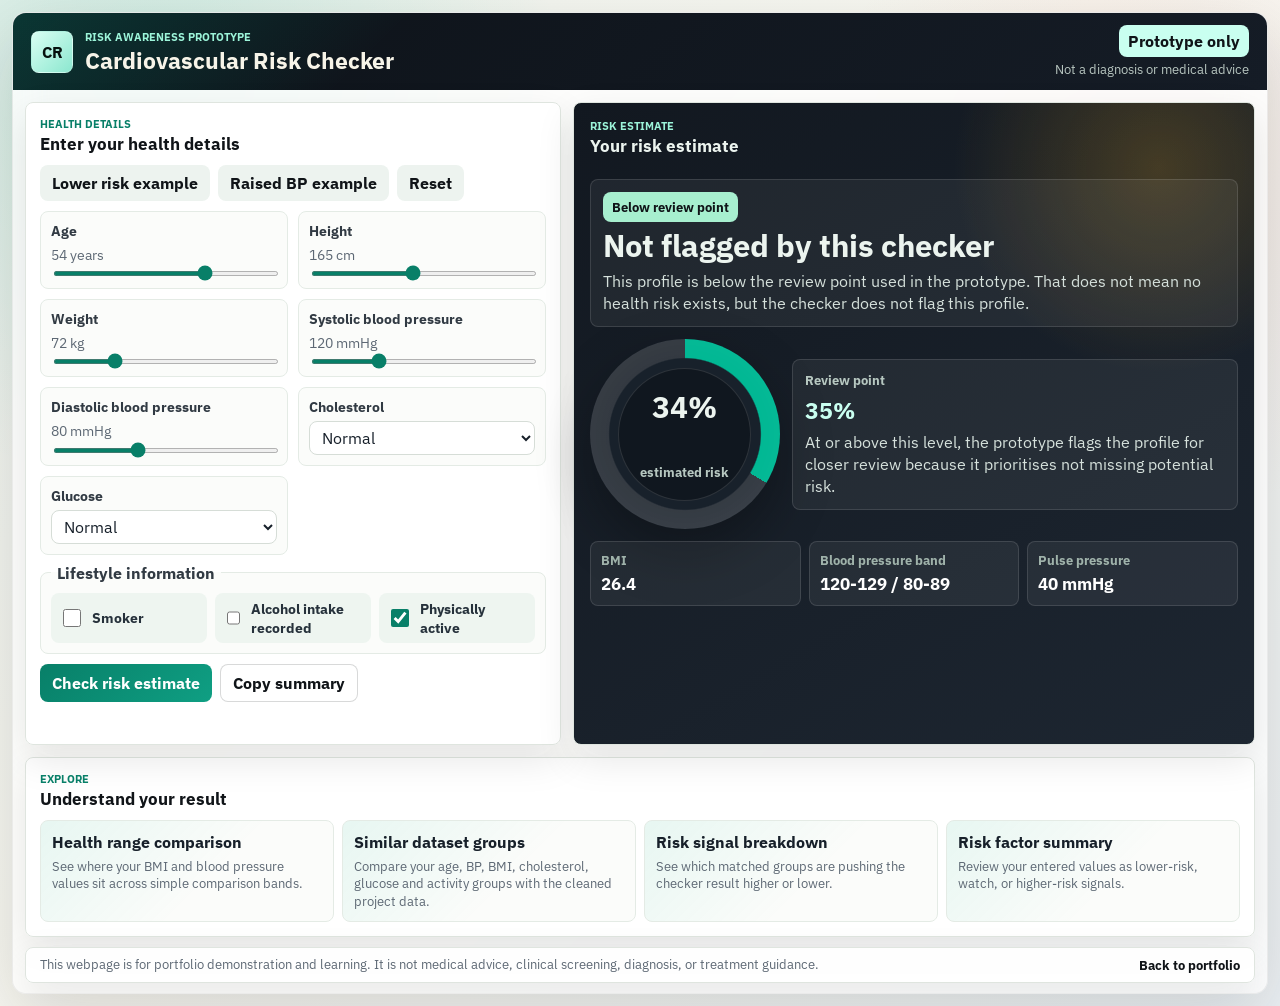
<file: projects/cardiovascular-risk-checker/index.html>
<!doctype html>
<html lang="en-GB">
  <head>
    <meta charset="utf-8">
    <meta name="viewport" content="width=device-width, initial-scale=1">
    <meta
      name="description"
      content="Interactive cardiovascular risk awareness prototype linked to the portfolio data science project."
    >
    <title>Cardiovascular Risk Checker | QEQ3FYRV7</title>
    <link rel="preconnect" href="https://fonts.googleapis.com">
    <link rel="preconnect" href="https://fonts.gstatic.com" crossorigin>
    <link
      href="https://fonts.googleapis.com/css2?family=IBM+Plex+Sans:wght@400;500;600;700&display=swap"
      rel="stylesheet"
    >
    <link rel="stylesheet" href="styles.css">
    <script src="model_spec.js" defer></script>
    <script src="script.js" defer></script>
  </head>
  <body>
    <main class="page-shell">
      <section class="checker-shell" aria-labelledby="page-title">
        <header class="topbar">
          <div class="brand-block">
            <div class="brand-mark" aria-hidden="true">CR</div>
            <div>
              <p class="eyebrow">Risk awareness prototype</p>
              <h1 id="page-title">Cardiovascular Risk Checker</h1>
            </div>
          </div>
          <div class="topbar-note">
            <strong>Prototype only</strong>
            <span>Not a diagnosis or medical advice</span>
          </div>
        </header>

        <section class="hero-grid">
          <form class="input-panel" id="risk-form">
            <div class="section-heading">
              <p class="eyebrow">Health details</p>
              <h2>Enter your health details</h2>
            </div>

            <div class="preset-row" aria-label="Example profiles">
              <button class="action-button subtle" type="button" data-preset="balanced">Lower risk example</button>
              <button class="action-button subtle" type="button" data-preset="raised-bp">Raised BP example</button>
              <button class="action-button subtle" type="button" data-preset="reset">Reset</button>
            </div>

            <div class="input-grid">
              <label class="field-control">
                <span>Age</span>
                <span class="value-readout"><output id="age-output">54</output> years</span>
                <input id="age" name="age" type="range" min="30" max="65" step="1" value="54">
              </label>

              <label class="field-control">
                <span>Height</span>
                <span class="value-readout"><output id="height-output">165</output> cm</span>
                <input id="height" name="height" type="range" min="120" max="220" step="1" value="165">
              </label>

              <label class="field-control">
                <span>Weight</span>
                <span class="value-readout"><output id="weight-output">72</output> kg</span>
                <input id="weight" name="weight" type="range" min="35" max="180" step="1" value="72">
              </label>

              <label class="field-control">
                <span>Systolic blood pressure</span>
                <span class="value-readout"><output id="systolic-output">120</output> mmHg</span>
                <input id="systolic" name="systolic" type="range" min="80" max="220" step="1" value="120">
              </label>

              <label class="field-control">
                <span>Diastolic blood pressure</span>
                <span class="value-readout"><output id="diastolic-output">80</output> mmHg</span>
                <input id="diastolic" name="diastolic" type="range" min="45" max="140" step="1" value="80">
              </label>

              <label class="select-control">
                <span>Cholesterol</span>
                <select id="cholesterol" name="cholesterol">
                  <option value="1" selected>Normal</option>
                  <option value="2">Above normal</option>
                  <option value="3">Well above normal</option>
                </select>
              </label>

              <label class="select-control">
                <span>Glucose</span>
                <select id="glucose" name="glucose">
                  <option value="1" selected>Normal</option>
                  <option value="2">Above normal</option>
                  <option value="3">Well above normal</option>
                </select>
              </label>
            </div>

            <fieldset class="toggle-group">
              <legend>Lifestyle information</legend>
              <label>
                <input id="smoke" name="smoke" type="checkbox">
                <span>Smoker</span>
              </label>
              <label>
                <input id="alcohol" name="alcohol" type="checkbox">
                <span>Alcohol intake recorded</span>
              </label>
              <label>
                <input id="active" name="active" type="checkbox" checked>
                <span>Physically active</span>
              </label>
            </fieldset>

            <div class="button-row">
              <button class="action-button primary" id="calculate-button" type="submit">Check risk estimate</button>
              <button class="action-button ghost" id="copy-button" type="button">Copy summary</button>
            </div>

            <p class="form-message" id="form-message" role="status"></p>
          </form>

          <section class="result-panel" aria-live="polite">
            <div class="section-heading">
              <p class="eyebrow">Risk estimate</p>
              <h2>Your risk estimate</h2>
            </div>

            <div class="verdict-card" id="verdict-card">
              <span class="status-pill" id="status-pill">Checking</span>
              <h3 id="outcome-title">Risk estimate ready</h3>
              <p id="result-copy"></p>
            </div>

            <div class="gauge-wrap">
              <div class="gauge-ring" id="risk-gauge">
                <div class="gauge-core">
                  <span id="risk-percent">0%</span>
                  <small>estimated risk</small>
                </div>
              </div>
              <div class="threshold-card">
                <span>Review point</span>
                <strong>35%</strong>
                <p>At or above this level, the prototype flags the profile for closer review because it prioritises not missing potential risk.</p>
              </div>
            </div>

            <dl class="quick-stats">
              <div>
                <dt>BMI</dt>
                <dd id="bmi-value">26.4</dd>
              </div>
              <div>
                <dt>Blood pressure band</dt>
                <dd id="bp-band-value">120-129 / 80-89</dd>
              </div>
              <div>
                <dt>Pulse pressure</dt>
                <dd id="pulse-value">40 mmHg</dd>
              </div>
            </dl>
          </section>
        </section>

        <section class="explore-panel" aria-labelledby="explore-title">
          <div class="section-heading">
            <p class="eyebrow">Explore</p>
            <h2 id="explore-title">Understand your result</h2>
          </div>
          <div class="explore-grid">
            <button class="explore-card" type="button" data-explore="medical">
              <span>Health range comparison</span>
              <p>See where your BMI and blood pressure values sit across simple comparison bands.</p>
            </button>
            <button class="explore-card" type="button" data-explore="groups">
              <span>Similar dataset groups</span>
              <p>Compare your age, BP, BMI, cholesterol, glucose and activity groups with the cleaned project data.</p>
            </button>
            <button class="explore-card" type="button" data-explore="signals">
              <span>Risk signal breakdown</span>
              <p>See which matched groups are pushing the checker result higher or lower.</p>
            </button>
            <button class="explore-card" type="button" data-explore="profile">
              <span>Risk factor summary</span>
              <p>Review your entered values as lower-risk, watch, or higher-risk signals.</p>
            </button>
          </div>
        </section>

        <div class="modal-backdrop" id="chart-modal" hidden>
          <section class="modal-dialog" role="dialog" aria-modal="true" aria-labelledby="modal-title">
            <header class="modal-header">
              <div>
                <p class="eyebrow">Explore result</p>
                <h2 id="modal-title">Health range comparison</h2>
              </div>
              <button class="modal-close" id="modal-close" type="button" aria-label="Close result explanation">Close</button>
            </header>

            <section class="modal-pane" data-pane="medical">
              <p class="modal-intro">A simple range view showing where the entered values sit. Select a row to see the explanation.</p>
              <div class="chart-key" aria-label="Health range colour key">
                <span><i class="key-dot key-green"></i>Lower-risk range</span>
                <span><i class="key-dot key-amber"></i>Watch range</span>
                <span><i class="key-dot key-red"></i>Higher-risk range</span>
                <span><i class="key-marker"></i>Your value</span>
              </div>
              <div class="section-heading">
                <p class="eyebrow">Range view</p>
                <h2>Your values against comparison bands</h2>
              </div>
              <div class="medical-chart" id="medical-chart"></div>
              <aside class="drill-card" id="medical-detail"></aside>
            </section>

            <section class="modal-pane" data-pane="groups" hidden>
              <p class="modal-intro">Choose a factor, then select a bar. The number at the right of each bar is the percentage of records in that group with cardiovascular disease.</p>
              <div class="chart-key" aria-label="Dataset group comparison key">
                <span><i class="key-marker"></i>Overall dataset average</span>
                <span><i class="key-outline"></i>Your current group</span>
                <span><i class="key-bar"></i>Bar length matches the percentage shown</span>
              </div>
              <div class="section-heading">
                <p class="eyebrow">Group comparison</p>
                <h2>Similar records in the cleaned dataset</h2>
              </div>
              <div class="factor-tabs" id="factor-tabs" aria-label="Choose comparison factor"></div>
              <div class="group-chart" id="group-chart"></div>
              <aside class="drill-card" id="group-detail"></aside>
            </section>

            <section class="modal-pane" data-pane="signals" hidden>
              <p class="modal-intro">This breakdown compares your matched groups with the overall cleaned dataset average.</p>
              <div class="chart-key" aria-label="Risk signal breakdown key">
                <span><i class="key-dot key-red"></i>Higher than average</span>
                <span><i class="key-dot key-green"></i>Lower than average</span>
                <span><i class="key-marker"></i>Dataset average line</span>
              </div>
              <div class="section-heading">
                <p class="eyebrow">Signal breakdown</p>
                <h2>What is pushing the result up or down?</h2>
              </div>
              <div class="signal-chart" id="signal-chart"></div>
              <aside class="drill-card" id="signal-detail"></aside>
            </section>

            <section class="modal-pane" data-pane="profile" hidden>
              <p class="modal-intro">This view summarises the entered details into simple risk bands. Select a row to see why it has that status.</p>
              <div class="chart-key" aria-label="Risk factor summary key">
                <span><i class="key-dot key-green"></i>Lower-risk signal</span>
                <span><i class="key-dot key-amber"></i>Watch signal</span>
                <span><i class="key-dot key-red"></i>Higher-risk signal</span>
              </div>
              <div class="section-heading">
                <p class="eyebrow">Profile summary</p>
                <h2>Your entered values by risk band</h2>
              </div>
              <div class="profile-chart" id="profile-chart"></div>
              <aside class="drill-card" id="profile-detail"></aside>
            </section>
          </section>
        </div>

        <footer class="checker-footer">
          <p>This webpage is for portfolio demonstration and learning. It is not medical advice, clinical screening, diagnosis, or treatment guidance.</p>
          <a href="../../index.html#projects">Back to portfolio</a>
        </footer>
      </section>
    </main>
  </body>
</html>
</file>
<file: assets/site/styles.css>
:root {
  --page-bg: #070b12;
  --ink: #f8fafc;
  --ink-soft: #cbd5e1;
  --ink-muted: #94a3b8;
  --navy: #101827;
  --navy-soft: #182235;
  --graphite: #20252c;
  --surface: rgba(15, 23, 42, 0.76);
  --surface-muted: rgba(15, 23, 42, 0.54);
  --line: rgba(148, 163, 184, 0.22);
  --blue: #60a5fa;
  --teal: #2dd4bf;
  --mint: #67e8f9;
  --coral: #f9735b;
  --teal-soft: rgba(45, 212, 191, 0.16);
  --amber: #b7791f;
  --amber-soft: rgba(251, 191, 36, 0.14);
  --shadow: 0 24px 70px rgba(0, 0, 0, 0.28);
  --shadow-hover: 0 34px 90px rgba(0, 0, 0, 0.42);
  --radius: 8px;
  --max-width: 1160px;
  --hero-image: url("../data-science-hero.png");
}

* {
  box-sizing: border-box;
}

html {
  scroll-behavior: smooth;
  scroll-padding-top: 32px;
}

body {
  margin: 0;
  background:
    radial-gradient(circle at 12% 8%, rgba(45, 212, 191, 0.16), transparent 28%),
    radial-gradient(circle at 86% 12%, rgba(96, 165, 250, 0.14), transparent 30%),
    linear-gradient(180deg, #030712, var(--page-bg) 58%, #050812);
  color: var(--ink);
  font-family: "IBM Plex Sans", Arial, Helvetica, sans-serif;
  line-height: 1.6;
  overflow-x: hidden;
}

body::before {
  position: fixed;
  inset: 0;
  z-index: 80;
  pointer-events: none;
  opacity: 0.12;
  background-image:
    radial-gradient(circle at 25% 25%, rgba(255, 255, 255, 0.75) 0 1px, transparent 1px),
    radial-gradient(circle at 75% 75%, rgba(255, 255, 255, 0.4) 0 1px, transparent 1px);
  background-size: 42px 42px, 58px 58px;
  content: "";
  mix-blend-mode: screen;
}

body::after {
  position: fixed;
  inset: 0;
  z-index: 90;
  pointer-events: none;
  background:
    linear-gradient(135deg, rgba(3, 7, 18, 0.98), rgba(15, 23, 42, 0.94) 54%, rgba(15, 118, 110, 0.72));
  content: "";
  opacity: 0;
  transition: opacity 160ms ease;
}

body.section-transitioning::after {
  opacity: 0.2;
}

a {
  color: inherit;
  text-decoration: none;
}

button,
a {
  -webkit-tap-highlight-color: transparent;
}

.site-header {
  position: fixed;
  top: 0;
  right: 0;
  left: 0;
  z-index: 30;
  display: flex;
  align-items: center;
  justify-content: space-between;
  gap: 28px;
  min-height: 82px;
  padding: 0 clamp(20px, 5vw, 80px);
  background: linear-gradient(180deg, rgba(3, 7, 18, 0.82), transparent);
  pointer-events: none;
}

.brand {
  display: inline-flex;
  align-items: center;
  gap: 12px;
  flex: 0 0 auto;
  color: #ffffff;
  font-weight: 800;
  letter-spacing: 0;
  pointer-events: auto;
}

.brand-mark {
  display: inline-grid;
  width: 38px;
  height: 38px;
  place-items: center;
  border: 2px solid #5eead4;
  border-radius: 50%;
  color: #5eead4;
  font-size: 0.8rem;
}

.top-actions,
.top-links {
  display: flex;
  align-items: center;
}

.top-actions {
  gap: clamp(18px, 2.2vw, 32px);
  pointer-events: auto;
}

.top-links {
  gap: clamp(18px, 2.2vw, 32px);
  transition:
    opacity 180ms ease,
    transform 180ms ease,
    visibility 180ms ease;
}

body.content-mode .top-links {
  visibility: hidden;
  opacity: 0;
  pointer-events: none;
  transform: translateY(-8px);
}

.top-links a,
.side-nav a {
  position: relative;
  color: #ffffff;
  font-size: 0.95rem;
  font-weight: 700;
  white-space: nowrap;
  opacity: 0.96;
  transition:
    opacity 220ms ease,
    color 220ms ease,
    transform 220ms ease;
}

.top-links:hover a,
.side-nav:hover a {
  opacity: 0.36;
}

.top-links a:hover,
.top-links a:focus-visible,
.side-nav a:hover,
.side-nav a:focus-visible,
.side-nav a[aria-current="true"] {
  color: #ffffff;
  opacity: 1;
}

.top-links a:hover,
.top-links a:focus-visible {
  transform: translateY(-1px);
}

.theme-toggle {
  display: inline-grid;
  width: 42px;
  height: 42px;
  place-items: center;
  border: 1px solid rgba(255, 255, 255, 0.24);
  border-radius: 50%;
  background: rgba(255, 255, 255, 0.08);
  color: #ffffff;
  cursor: pointer;
  transition:
    opacity 220ms ease,
    transform 220ms ease,
    background 220ms ease,
    border-color 220ms ease;
}

.theme-toggle:hover,
.theme-toggle:focus-visible {
  background: rgba(94, 234, 212, 0.18);
  border-color: rgba(94, 234, 212, 0.58);
  transform: translateY(-1px);
}

.theme-toggle svg {
  width: 21px;
  height: 21px;
  fill: none;
  stroke: currentColor;
  stroke-linecap: round;
  stroke-linejoin: round;
  stroke-width: 1.9;
}

.side-nav {
  position: fixed;
  top: 50%;
  right: clamp(22px, 4vw, 70px);
  z-index: 32;
  display: flex;
  flex-direction: column;
  align-items: flex-end;
  gap: 22px;
  transform: translateY(-50%);
}

.side-nav a {
  padding: 2px 0;
  text-align: right;
}

.side-nav a::after {
  position: absolute;
  right: 0;
  bottom: -5px;
  width: 0;
  height: 2px;
  background: transparent;
  border-radius: 999px;
  content: "";
  transition:
    width 220ms ease,
    background 220ms ease;
}

.side-nav a:hover::after,
.side-nav a:focus-visible::after,
.side-nav a[aria-current="true"]::after {
  width: 100%;
  background: #5eead4;
}

body.content-mode .side-nav {
  right: clamp(18px, 2.4vw, 36px);
  gap: 13px;
  padding: 14px 11px;
  border: 1px solid rgba(255, 255, 255, 0.16);
  border-radius: 999px;
  background: rgba(3, 7, 18, 0.48);
  backdrop-filter: blur(14px);
}

body.content-mode .side-nav a {
  width: 11px;
  height: 11px;
  padding: 0;
  border: 1px solid rgba(255, 255, 255, 0.38);
  border-radius: 50%;
  background: rgba(255, 255, 255, 0.18);
  color: transparent;
  font-size: 0;
  opacity: 0.5;
}

body.content-mode .side-nav:hover a {
  opacity: 0.5;
}

body.content-mode .side-nav a:hover,
body.content-mode .side-nav a:focus-visible,
body.content-mode .side-nav a[aria-current="true"] {
  background: #5eead4;
  border-color: #5eead4;
  box-shadow: 0 0 22px rgba(94, 234, 212, 0.45);
  opacity: 1;
}

body.content-mode .side-nav a::after {
  display: none;
}

body.content-mode .side-nav a::before {
  position: absolute;
  top: 50%;
  right: 20px;
  padding: 5px 9px;
  border: 1px solid rgba(255, 255, 255, 0.16);
  border-radius: 999px;
  background: rgba(3, 7, 18, 0.74);
  color: #ffffff;
  content: attr(data-label);
  font-size: 0.74rem;
  font-weight: 800;
  opacity: 0;
  pointer-events: none;
  transform: translate(6px, -50%);
  transition:
    opacity 180ms ease,
    transform 180ms ease;
  white-space: nowrap;
}

body.content-mode .side-nav a:hover::before,
body.content-mode .side-nav a:focus-visible::before,
body.content-mode .side-nav a[aria-current="true"]::before {
  opacity: 1;
  transform: translate(0, -50%);
}

body[data-theme="light"] {
  --page-bg: #f4f7fb;
  --ink: #07111f;
  --ink-soft: #1f2a3d;
  --ink-muted: #475569;
  --navy: #f8fbff;
  --navy-soft: #e7eef7;
  --surface: rgba(255, 255, 255, 0.96);
  --surface-muted: rgba(248, 251, 255, 0.9);
  --line: rgba(15, 23, 42, 0.16);
  --blue: #1e40af;
  --teal: #0f766e;
  --mint: #047857;
  --shadow: 0 24px 64px rgba(15, 23, 42, 0.14);
  --shadow-hover: 0 34px 82px rgba(15, 23, 42, 0.2);
  background:
    linear-gradient(135deg, rgba(15, 118, 110, 0.08), transparent 34%),
    linear-gradient(180deg, #f8fbff 0%, #edf5f8 46%, #f7fafc 100%);
  color: var(--ink);
}

body[data-theme="light"]::before {
  opacity: 0.14;
  background-image:
    linear-gradient(rgba(15, 23, 42, 0.055) 1px, transparent 1px),
    linear-gradient(90deg, rgba(15, 23, 42, 0.045) 1px, transparent 1px);
  background-size: 52px 52px;
  mix-blend-mode: multiply;
}

body[data-theme="light"] .site-header {
  background: linear-gradient(180deg, rgba(248, 251, 255, 0.96), rgba(248, 251, 255, 0.72), transparent);
  backdrop-filter: blur(12px);
}

body[data-theme="light"] .brand,
body[data-theme="light"] .theme-toggle {
  color: #08111f;
}

body[data-theme="light"] .top-links a {
  color: #07111f;
  text-shadow: none;
}

body[data-theme="light"] .top-links a:hover,
body[data-theme="light"] .top-links a:focus-visible {
  color: #0f766e;
}

body[data-theme="light"] .brand-mark {
  border-color: #0f766e;
  color: #0f766e;
  background: rgba(255, 255, 255, 0.78);
  box-shadow: 0 10px 24px rgba(15, 23, 42, 0.12);
}

body[data-theme="light"] .theme-toggle {
  background: rgba(255, 255, 255, 0.92);
  border-color: rgba(15, 23, 42, 0.18);
  box-shadow: 0 14px 34px rgba(15, 23, 42, 0.12);
}

body[data-theme="light"] .side-nav a {
  color: #08111f;
}

body[data-theme="light"]:not(.content-mode) .side-nav a {
  color: #f8fafc;
  opacity: 0.9;
  text-shadow: 0 2px 10px rgba(3, 7, 18, 0.6);
}

body[data-theme="light"]:not(.content-mode) .side-nav:hover a {
  opacity: 0.42;
}

body[data-theme="light"]:not(.content-mode) .side-nav a:hover,
body[data-theme="light"]:not(.content-mode) .side-nav a:focus-visible,
body[data-theme="light"]:not(.content-mode) .side-nav a[aria-current="true"] {
  color: #ffffff;
  opacity: 1;
}

body[data-theme="light"]:not(.content-mode) .side-nav a:hover::after,
body[data-theme="light"]:not(.content-mode) .side-nav a:focus-visible::after,
body[data-theme="light"]:not(.content-mode) .side-nav a[aria-current="true"]::after {
  background: rgba(255, 255, 255, 0.9);
}

body[data-theme="light"].content-mode .side-nav {
  background: rgba(255, 255, 255, 0.82);
  border-color: rgba(15, 23, 42, 0.16);
  box-shadow: 0 18px 44px rgba(15, 23, 42, 0.12);
  backdrop-filter: blur(14px);
}

body[data-theme="light"].content-mode .side-nav a {
  border-color: rgba(15, 23, 42, 0.32);
  background: rgba(15, 23, 42, 0.14);
}

body[data-theme="light"].content-mode .side-nav a:hover,
body[data-theme="light"].content-mode .side-nav a:focus-visible,
body[data-theme="light"].content-mode .side-nav a[aria-current="true"] {
  background: #08111f;
  border-color: #08111f;
}

body[data-theme="light"].content-mode .side-nav a::before {
  background: rgba(255, 255, 255, 0.88);
  border-color: rgba(15, 23, 42, 0.14);
  color: #08111f;
}

body[data-theme="light"] .hero-section {
  background:
    linear-gradient(90deg, rgba(248, 251, 255, 0.98), rgba(248, 251, 255, 0.9) 38%, rgba(248, 251, 255, 0.38) 68%, rgba(8, 17, 31, 0.08)),
    linear-gradient(180deg, rgba(255, 255, 255, 0.05), rgba(15, 118, 110, 0.08)),
    var(--hero-image) center right / cover no-repeat,
    #f8fbff;
}

body[data-theme="light"] .hero-section::before {
  background:
    linear-gradient(90deg, transparent 48%, rgba(15, 118, 110, 0.1), rgba(30, 64, 175, 0.08)),
    linear-gradient(180deg, rgba(255, 255, 255, 0.08), rgba(15, 23, 42, 0.04));
  filter: none;
}

body[data-theme="light"] .network-bg {
  opacity: 0.18;
  filter: invert(1) saturate(0.8);
  mix-blend-mode: multiply;
}

body[data-theme="light"] .hero-section h1,
body[data-theme="light"] .hero-section h2 {
  color: #08111f;
}

body[data-theme="light"] .hero-section .role,
body[data-theme="light"] .hero-section .eyebrow {
  color: #0b6f67;
}

body[data-theme="light"] .hero-section .hero-summary {
  color: #172033;
  text-shadow: none;
}

body[data-theme="light"] .hero-section .button-secondary {
  background: rgba(255, 255, 255, 0.9);
  color: #08111f;
  border-color: rgba(15, 23, 42, 0.18);
}

body[data-theme="light"] .profile-band,
body[data-theme="light"] .content-section,
body[data-theme="light"] .archive-section,
body[data-theme="light"] .contact-band {
  background:
    linear-gradient(135deg, rgba(15, 118, 110, 0.08), transparent 38%),
    linear-gradient(180deg, #f8fbff, #edf5f8 54%, #f7fafc);
  color: var(--ink);
}

body[data-theme="light"] .section-muted {
  background:
    linear-gradient(135deg, rgba(30, 64, 175, 0.08), transparent 40%),
    linear-gradient(180deg, #edf7f4, #f8fbff 58%, #e8f0f7);
}

body[data-theme="light"] .profile-band h2,
body[data-theme="light"] .contact-band h2,
body[data-theme="light"] .archive-section h2,
body[data-theme="light"] .archive-section h3,
body[data-theme="light"] .approach-list strong {
  color: var(--ink);
}

body[data-theme="light"] .profile-copy p,
body[data-theme="light"] .approach-list span,
body[data-theme="light"] .archive-section .archive-item p,
body[data-theme="light"] .contact-band p,
body[data-theme="light"] .split-heading p:last-child {
  color: var(--ink-soft);
}

body[data-theme="light"] .skills-showcase {
  border-top-color: rgba(7, 17, 31, 0.22);
}

body[data-theme="light"] .skill-row {
  margin: 0 0 10px;
  padding: 22px 20px;
  border: 1px solid rgba(15, 23, 42, 0.15);
  border-radius: 8px;
  background:
    linear-gradient(90deg, rgba(255, 255, 255, 0.98), rgba(242, 249, 247, 0.88)),
    rgba(255, 255, 255, 0.9);
  box-shadow: 0 16px 38px rgba(15, 23, 42, 0.1);
}

body[data-theme="light"] .skills-showcase:hover .skill-row {
  opacity: 0.72;
}

body[data-theme="light"] .skills-showcase .skill-row:hover,
body[data-theme="light"] .skills-showcase .skill-row:focus-within {
  border-color: rgba(15, 118, 110, 0.46);
  box-shadow: 0 24px 54px rgba(15, 23, 42, 0.16);
  opacity: 1;
}

body[data-theme="light"] .skill-icon {
  border-color: rgba(15, 118, 110, 0.28);
  background: rgba(15, 118, 110, 0.1);
  color: #0f766e;
}

body[data-theme="light"] .project-card,
body[data-theme="light"] .archive-item,
body[data-theme="light"] .archive-section .archive-item {
  background:
    linear-gradient(180deg, rgba(255, 255, 255, 0.98), rgba(248, 251, 255, 0.94));
  border-color: rgba(15, 23, 42, 0.16);
  box-shadow: 0 24px 64px rgba(15, 23, 42, 0.15);
}

body[data-theme="light"] .tag-row span {
  background: rgba(15, 118, 110, 0.08);
  border-color: rgba(15, 23, 42, 0.18);
  color: #254154;
}

body[data-theme="light"] .button-secondary {
  background: rgba(255, 255, 255, 0.95);
  color: var(--ink);
  border-color: rgba(15, 23, 42, 0.2);
}

body[data-theme="light"] .button-primary {
  background: #123b8f;
  color: #ffffff;
  border-color: #123b8f;
  box-shadow: 0 14px 28px rgba(18, 59, 143, 0.22);
}

body[data-theme="light"] .button-primary:hover,
body[data-theme="light"] .button-primary:focus-visible {
  background: #0f766e;
  color: #ffffff;
  border-color: #0f766e;
}

body[data-theme="light"] .contact-link {
  border-color: transparent;
  background: transparent;
  color: #07111f;
}

body[data-theme="light"] .contact-link:hover,
body[data-theme="light"] .contact-link:focus-visible {
  color: #0f766e;
}

body[data-theme="light"] .contact-link::after {
  background: #0f766e;
}

body[data-theme="light"] .site-footer {
  background: #f8fbff;
  color: var(--ink-soft);
  border-top: 1px solid rgba(15, 23, 42, 0.1);
}

body[data-theme="light"] .site-footer p {
  color: var(--ink-soft);
}

.section-inner {
  width: min(var(--max-width), calc(100% - 42px));
  margin: 0 auto;
}

.hero-section,
.profile-band,
.content-section,
.archive-section,
.contact-band {
  scroll-margin-top: 32px;
}

main > section {
  position: relative;
}

.hero-section {
  position: relative;
  overflow: hidden;
  background:
    linear-gradient(90deg, rgba(3, 7, 18, 0.94), rgba(3, 7, 18, 0.74) 38%, rgba(3, 7, 18, 0.08) 66%, rgba(3, 7, 18, 0.02)),
    linear-gradient(180deg, rgba(3, 7, 18, 0.04), rgba(3, 7, 18, 0.24)),
    var(--hero-image) center right / cover no-repeat,
    #101827;
}

.hero-section::before {
  position: absolute;
  inset: 0;
  background:
    radial-gradient(circle at 68% 44%, rgba(94, 234, 212, 0.16), transparent 30%),
    linear-gradient(90deg, transparent 48%, rgba(45, 212, 191, 0.08), rgba(249, 115, 91, 0.06));
  content: "";
  filter: saturate(1.18) contrast(1.08);
  pointer-events: none;
}

.network-bg {
  position: absolute;
  inset: 0;
  opacity: 0.1;
  background-image:
    radial-gradient(circle at 12% 22%, rgba(94, 234, 212, 0.54) 0 3px, transparent 4px),
    radial-gradient(circle at 30% 60%, rgba(255, 255, 255, 0.34) 0 3px, transparent 4px),
    radial-gradient(circle at 56% 20%, rgba(96, 165, 250, 0.44) 0 3px, transparent 4px),
    radial-gradient(circle at 84% 42%, rgba(239, 101, 80, 0.34) 0 2px, transparent 3px),
    linear-gradient(120deg, transparent 12%, rgba(94, 234, 212, 0.18) 12.2%, transparent 12.5%),
    linear-gradient(28deg, transparent 38%, rgba(255, 255, 255, 0.14) 38.2%, transparent 38.5%),
    linear-gradient(148deg, transparent 60%, rgba(96, 165, 250, 0.15) 60.2%, transparent 60.5%),
    linear-gradient(90deg, rgba(255, 255, 255, 0.04) 1px, transparent 1px),
    linear-gradient(0deg, rgba(255, 255, 255, 0.035) 1px, transparent 1px);
  background-size:
    380px 270px,
    430px 310px,
    510px 400px,
    620px 460px,
    360px 260px,
    420px 300px,
    520px 360px,
    48px 48px,
    48px 48px;
}

.hero-layout {
  position: relative;
  z-index: 1;
  display: grid;
  grid-template-columns: minmax(0, 900px);
  justify-content: start;
  align-items: center;
  min-height: 100vh;
  padding: 126px 210px 96px 0;
  text-align: left;
}

.hero-copy {
  max-width: 900px;
}

.eyebrow {
  margin: 0 0 12px;
  color: var(--teal);
  font-size: 0.76rem;
  font-weight: 700;
  letter-spacing: 0.12em;
  text-transform: uppercase;
}

h1,
h2,
h3,
p {
  letter-spacing: 0;
}

h1 {
  margin: 0;
  color: var(--ink);
  font-size: clamp(3.7rem, 7.2vw, 6.8rem);
  font-weight: 700;
  line-height: 0.96;
}

h2 {
  margin: 0;
  color: var(--ink);
  font-size: 2.55rem;
  line-height: 1.08;
}

h3 {
  margin: 0;
  color: var(--ink);
  font-size: 1.2rem;
  line-height: 1.25;
}

.role {
  margin: 16px 0 0;
  color: var(--blue);
  font-size: 1.85rem;
  font-weight: 700;
  line-height: 1.18;
}

.hero-summary {
  max-width: 660px;
  margin: 24px 0 0;
  color: var(--ink-soft);
  font-size: 1.08rem;
}

.hero-section .eyebrow {
  color: var(--mint);
}

.hero-section h1,
.hero-section h2,
.hero-section .role {
  color: #f8fafc;
}

.hero-section .role {
  color: #7dd3fc;
}

.hero-section .hero-summary {
  color: #dbeafe;
  text-shadow: 0 2px 12px rgba(0, 0, 0, 0.48);
}

.contact-actions,
.card-actions {
  display: flex;
  flex-wrap: wrap;
  align-items: center;
  gap: 12px;
}

.link-actions {
  gap: clamp(20px, 3vw, 36px);
}

.contact-link {
  position: relative;
  display: inline-flex;
  align-items: center;
  padding: 4px 0;
  border: 0;
  background: transparent;
  color: #ffffff;
  font-weight: 700;
  overflow: visible;
  transition:
    transform 180ms ease,
    color 180ms ease,
    opacity 180ms ease;
}

.contact-link::before {
  display: none;
}

.contact-link:hover,
.contact-link:focus-visible {
  color: #5eead4;
  transform: translateY(-2px);
}

.contact-link::after {
  position: absolute;
  right: 0;
  bottom: -5px;
  left: 0;
  height: 2px;
  border-radius: 999px;
  background: #5eead4;
  content: "";
  opacity: 0;
  transform: scaleX(0.4);
  transition:
    opacity 180ms ease,
    transform 180ms ease;
}

.contact-link:hover::after,
.contact-link:focus-visible::after {
  opacity: 1;
  transform: scaleX(1);
}

.button {
  display: inline-flex;
  align-items: center;
  justify-content: center;
  min-height: 46px;
  padding: 0 20px;
  border: 1px solid transparent;
  border-radius: 999px;
  font: inherit;
  font-size: 0.94rem;
  font-weight: 700;
  cursor: pointer;
  transition:
    transform 170ms ease,
    box-shadow 170ms ease,
    border-color 170ms ease,
    background 170ms ease;
}

.button:hover,
.button:focus-visible {
  transform: translateY(-2px);
}

.button-primary {
  background: transparent;
  color: #dbeafe;
  border-color: rgba(96, 165, 250, 0.62);
  box-shadow: none;
}

.button-primary:hover,
.button-primary:focus-visible {
  background: var(--blue);
  color: #ffffff;
  border-color: var(--blue);
  box-shadow: 0 14px 28px rgba(37, 99, 235, 0.22);
}

.button-secondary {
  background: rgba(255, 255, 255, 0.08);
  color: var(--ink);
  border-color: var(--line);
}

.hero-section .button-secondary {
  background: rgba(255, 255, 255, 0.08);
  color: #ffffff;
  border-color: rgba(255, 255, 255, 0.24);
}

.button-disabled {
  background: #edf2f7;
  color: #768195;
  border-color: #dfe7ef;
  box-shadow: none;
  cursor: not-allowed;
}

.button-disabled:hover,
.button-disabled:focus-visible {
  transform: none;
}

.button:disabled {
  opacity: 1;
}

.project-card,
.archive-item {
  border: 1px solid var(--line);
  border-radius: var(--radius);
  background: var(--surface);
  box-shadow: var(--shadow);
  backdrop-filter: blur(18px);
  transition:
    transform 190ms ease,
    box-shadow 190ms ease,
    border-color 190ms ease;
}

.project-card:hover,
.project-card:focus-within,
.archive-item:hover,
.archive-item:focus-within {
  border-color: rgba(45, 212, 191, 0.42);
  box-shadow: var(--shadow-hover);
  transform: translateY(-5px);
}

.profile-band {
  display: flex;
  align-items: center;
  min-height: 100vh;
  padding: 88px 0;
  background:
    linear-gradient(135deg, rgba(3, 7, 18, 0.97), rgba(15, 23, 42, 0.94)),
    linear-gradient(135deg, rgba(45, 212, 191, 0.18), rgba(249, 115, 91, 0.08)),
    var(--hero-image) center / cover no-repeat,
    var(--navy);
  color: #ffffff;
}

.profile-layout {
  display: grid;
  grid-template-columns: minmax(270px, 0.7fr) minmax(0, 1fr);
  align-items: start;
  gap: 68px;
}

.about-intro {
  display: grid;
  gap: 28px;
}

.profile-photo-card {
  display: grid;
  justify-items: start;
  width: min(100%, 300px);
  transition:
    transform 190ms ease,
    filter 190ms ease;
}

.profile-photo-card:hover,
.profile-photo-card:focus-within {
  filter: drop-shadow(0 28px 38px rgba(0, 0, 0, 0.28));
  transform: translateY(-4px);
}

.profile-avatar {
  display: block;
  width: clamp(190px, 24vw, 260px);
  height: clamp(190px, 24vw, 260px);
  border: 5px solid rgba(94, 234, 212, 0.9);
  border-radius: 50%;
  background: #ffffff;
  box-shadow:
    0 26px 48px rgba(0, 0, 0, 0.24),
    inset 0 0 0 10px rgba(255, 255, 255, 0.08);
  object-fit: cover;
  object-position: center top;
}

.profile-band h2,
.contact-band h2 {
  color: #ffffff;
}

.profile-copy p {
  margin: 0;
  color: #dbe5ef;
  font-size: 1.08rem;
}

.approach-list {
  display: grid;
  gap: 18px;
  margin: 30px 0 0;
  padding: 0;
  list-style: none;
}

.approach-list li {
  position: relative;
  padding-left: 24px;
}

.approach-list li::before {
  position: absolute;
  top: 0.55em;
  left: 0;
  width: 9px;
  height: 9px;
  border-radius: 50%;
  background: var(--mint);
  content: "";
}

.approach-list strong,
.approach-list span {
  display: block;
}

.approach-list strong {
  color: #ffffff;
  font-size: 1rem;
}

.approach-list span {
  margin-top: 2px;
  color: #cbd5e1;
}

.content-section {
  display: flex;
  align-items: center;
  min-height: 100vh;
  padding: 92px 0;
  background:
    linear-gradient(180deg, rgba(7, 11, 18, 0.97), rgba(15, 23, 42, 0.95)),
    linear-gradient(120deg, rgba(45, 212, 191, 0.13), rgba(96, 165, 250, 0.09), rgba(249, 115, 91, 0.07)),
    var(--hero-image) center / cover no-repeat;
}

.section-muted {
  background:
    linear-gradient(135deg, rgba(7, 17, 29, 0.96), rgba(17, 24, 39, 0.95) 64%, rgba(7, 11, 18, 0.97)),
    linear-gradient(120deg, rgba(45, 212, 191, 0.16), rgba(249, 115, 91, 0.08)),
    var(--hero-image) center / cover no-repeat;
}

.section-heading {
  max-width: 760px;
  margin-bottom: 36px;
}

.compact-heading {
  max-width: 560px;
}

.split-heading {
  display: grid;
  grid-template-columns: minmax(0, 0.9fr) minmax(280px, 0.7fr);
  gap: 42px;
  align-items: end;
  max-width: none;
}

.split-heading p:last-child {
  margin: 0 0 4px;
  color: var(--ink-soft);
}

.skills-showcase {
  display: grid;
  border-top: 1px solid rgba(255, 255, 255, 0.16);
}

.skill-row {
  display: grid;
  grid-template-columns: minmax(230px, 0.42fr) minmax(0, 1fr);
  gap: 28px;
  align-items: center;
  min-height: 106px;
  padding: 24px 0;
  border-bottom: 1px solid rgba(255, 255, 255, 0.16);
  transition:
    opacity 220ms ease,
    transform 220ms ease,
    border-color 220ms ease;
}

.skills-showcase:hover .skill-row {
  opacity: 0.46;
}

.skills-showcase .skill-row:hover,
.skills-showcase .skill-row:focus-within {
  border-color: rgba(94, 234, 212, 0.44);
  opacity: 1;
  transform: translateX(8px);
}

.skill-title {
  display: flex;
  align-items: center;
  gap: 18px;
}

.skill-icon {
  display: inline-grid;
  flex: 0 0 auto;
  width: 46px;
  height: 46px;
  place-items: center;
  border: 1px solid rgba(94, 234, 212, 0.28);
  border-radius: 50%;
  background: rgba(45, 212, 191, 0.11);
  color: var(--teal);
}

.skill-icon svg {
  width: 23px;
  height: 23px;
  fill: none;
  stroke: currentColor;
  stroke-linecap: round;
  stroke-linejoin: round;
  stroke-width: 2;
}

.project-card p,
.archive-item p,
.contact-band p {
  margin: 10px 0 0;
  color: var(--ink-soft);
}

.featured-project-grid {
  display: grid;
  grid-template-columns: minmax(0, 1.24fr) minmax(300px, 0.76fr);
  gap: 22px;
  align-items: stretch;
}

.project-card {
  display: flex;
  flex-direction: column;
  align-items: flex-start;
  min-height: 360px;
  padding: 28px;
}

.project-card-visual {
  overflow: hidden;
  padding: 0;
}

.project-card-body {
  display: flex;
  flex: 1;
  flex-direction: column;
  align-items: flex-start;
  width: 100%;
  padding: 26px 28px 28px;
}

.project-media {
  display: block;
  width: 100%;
  overflow: hidden;
  border-bottom: 1px solid var(--line);
  background: rgba(15, 23, 42, 0.86);
}

.project-media img {
  display: block;
  width: 100%;
  aspect-ratio: 16 / 9;
  object-fit: cover;
  object-position: top left;
  transition: transform 240ms ease;
}

.project-card:hover .project-media img,
.project-card:focus-within .project-media img {
  transform: scale(1.025);
}

.project-feature {
  border-top: 4px solid var(--coral);
}

.project-secondary {
  border-top: 4px solid var(--teal);
}

.card-topline {
  display: flex;
  width: 100%;
  flex-wrap: wrap;
  align-items: center;
  justify-content: space-between;
  gap: 12px;
  margin-bottom: 22px;
}

.status-tag {
  display: inline-flex;
  align-items: center;
  min-height: 30px;
  padding: 0 11px;
  border-radius: 999px;
  font-size: 0.76rem;
  font-weight: 700;
}

.status-active {
  background: var(--teal-soft);
  color: var(--mint);
}

.status-pending {
  background: var(--amber-soft);
  color: var(--amber);
}

.status-archived {
  background: rgba(94, 234, 212, 0.16);
  color: var(--mint);
}

.project-type {
  color: var(--ink-muted);
  font-size: 0.82rem;
  font-weight: 800;
}

.tag-row {
  display: flex;
  flex-wrap: wrap;
  gap: 8px;
  margin: 24px 0 26px;
}

.skill-tags {
  justify-content: flex-end;
  margin: 0;
}

.tag-row span {
  display: inline-flex;
  align-items: center;
  min-height: 28px;
  padding: 0 9px;
  border: 1px solid var(--line);
  border-radius: 6px;
  background: rgba(255, 255, 255, 0.06);
  color: var(--ink-muted);
  font-size: 0.8rem;
  font-weight: 800;
}

.project-card .tag-row span,
.archive-item .tag-row span {
  min-height: 22px;
  padding: 0 8px;
  border-color: transparent;
  border-radius: 999px;
  background: rgba(148, 163, 184, 0.12);
  color: var(--ink-muted);
  cursor: default;
  font-size: 0.72rem;
}

.card-actions,
.project-card > .button {
  margin-top: auto;
}

.archive-section {
  display: flex;
  align-items: center;
  min-height: 100vh;
  padding: 88px 0;
  background:
    linear-gradient(135deg, rgba(5, 8, 18, 0.97), rgba(17, 24, 39, 0.95)),
    linear-gradient(120deg, rgba(96, 165, 250, 0.12), rgba(45, 212, 191, 0.1)),
    var(--hero-image) center / cover no-repeat;
  color: #ffffff;
}

.archive-section h2,
.archive-section h3 {
  color: #ffffff;
}

.archive-section .archive-item {
  border-color: var(--line);
  background: rgba(15, 23, 42, 0.66);
  box-shadow: 0 22px 55px rgba(0, 0, 0, 0.18);
}

.archive-section .archive-item p {
  color: #dbe5ef;
}

.archive-layout {
  display: grid;
  grid-template-columns: minmax(240px, 0.5fr) minmax(0, 1fr);
  gap: 48px;
  align-items: start;
}

.archive-list {
  display: grid;
  gap: 16px;
}

.archive-item {
  display: grid;
  grid-template-columns: minmax(220px, 0.42fr) minmax(0, 1fr);
  gap: 28px;
  align-items: start;
  padding: 22px;
}

.archive-item h3 {
  margin-top: 14px;
}

.archive-item-title {
  min-width: 0;
}

.archive-item-detail {
  display: grid;
  min-width: 0;
  gap: 18px;
  justify-items: start;
}

.archive-item p {
  margin: 0;
  max-width: 680px;
}

.archive-item .tag-row {
  margin: 0;
}

.archive-item .button {
  width: fit-content;
}

.contact-band {
  display: flex;
  align-items: center;
  min-height: 62vh;
  padding: 84px 0;
  background:
    linear-gradient(135deg, rgba(15, 23, 42, 0.97), rgba(3, 7, 18, 0.98)),
    linear-gradient(120deg, rgba(45, 212, 191, 0.12), rgba(249, 115, 91, 0.08)),
    var(--hero-image) center / cover no-repeat;
  color: #ffffff;
}

.contact-layout {
  display: grid;
  grid-template-columns: minmax(0, 1fr) auto;
  gap: 32px;
  align-items: center;
}

.contact-band p {
  max-width: 650px;
  color: #dbe5ef;
}

.project-jump-nav {
  position: relative;
  z-index: 2;
  padding: 14px 0;
  border-top: 1px solid rgba(255, 255, 255, 0.12);
  border-bottom: 1px solid rgba(255, 255, 255, 0.12);
  background: rgba(3, 7, 18, 0.64);
}

.project-jump-nav .section-inner {
  display: flex;
  gap: 20px;
  overflow-x: auto;
  scrollbar-width: none;
}

.project-jump-nav .section-inner::-webkit-scrollbar {
  display: none;
}

.project-jump-nav a,
.text-link {
  position: relative;
  display: inline-flex;
  flex: 0 0 auto;
  align-items: center;
  color: var(--mint);
  font-size: 0.82rem;
  font-weight: 700;
}

.project-jump-nav .project-back-nav {
  margin-right: 8px;
  padding-right: 22px;
  border-right: 1px solid rgba(255, 255, 255, 0.18);
  color: #ffffff;
}

.project-jump-nav a::after,
.text-link::after {
  position: absolute;
  right: 0;
  bottom: -5px;
  left: 0;
  height: 2px;
  border-radius: 999px;
  background: currentColor;
  content: "";
  opacity: 0;
  transform: scaleX(0.45);
  transition:
    opacity 180ms ease,
    transform 180ms ease;
}

.project-jump-nav a:hover::after,
.project-jump-nav a:focus-visible::after,
.text-link:hover::after,
.text-link:focus-visible::after {
  opacity: 1;
  transform: scaleX(1);
}

.text-link {
  margin-top: 18px;
}

.project-page .site-header {
  background: linear-gradient(180deg, rgba(3, 7, 18, 0.86), transparent);
}

.project-main {
  min-height: 100vh;
}

.project-page-hero {
  position: relative;
  display: flex;
  align-items: center;
  min-height: 78vh;
  padding: 126px 0 76px;
  overflow: hidden;
  background:
    linear-gradient(90deg, rgba(3, 7, 18, 0.97), rgba(3, 7, 18, 0.84) 48%, rgba(3, 7, 18, 0.52)),
    linear-gradient(135deg, rgba(45, 212, 191, 0.16), rgba(96, 165, 250, 0.12), rgba(249, 115, 91, 0.08)),
    var(--hero-image) center / cover no-repeat,
    #07111f;
}

.project-hero-grid {
  position: relative;
  z-index: 1;
  display: grid;
  grid-template-columns: minmax(0, 1fr) minmax(260px, 360px);
  gap: 56px;
  align-items: end;
}

.project-hero-copy {
  max-width: 820px;
}

.project-page h1 {
  max-width: 980px;
  font-size: clamp(2.8rem, 6vw, 5.8rem);
}

.project-page .role {
  max-width: 760px;
}

.project-lede {
  max-width: 760px;
  margin: 24px 0 0;
  color: var(--ink-soft);
  font-size: 1.08rem;
}

.breadcrumb-link {
  display: inline-flex;
  margin-bottom: 24px;
  color: var(--mint);
  font-size: 0.84rem;
  font-weight: 700;
}

.project-stat-panel {
  display: grid;
  gap: 14px;
  padding: 22px;
  border: 1px solid rgba(255, 255, 255, 0.16);
  border-radius: var(--radius);
  background: rgba(15, 23, 42, 0.72);
  box-shadow: var(--shadow);
  backdrop-filter: blur(18px);
}

.project-stat-panel div {
  padding-bottom: 14px;
  border-bottom: 1px solid rgba(255, 255, 255, 0.12);
}

.project-stat-panel div:last-child {
  padding-bottom: 0;
  border-bottom: 0;
}

.stat-value,
.stat-label {
  display: block;
}

.stat-value {
  color: #ffffff;
  font-size: 2.05rem;
  font-weight: 700;
  line-height: 1;
}

.stat-label {
  margin-top: 7px;
  color: var(--ink-soft);
  font-size: 0.86rem;
  font-weight: 800;
}

.project-narrative-section,
.project-visual-section {
  padding: 88px 0;
  background:
    linear-gradient(180deg, rgba(7, 11, 18, 0.97), rgba(15, 23, 42, 0.95)),
    linear-gradient(120deg, rgba(45, 212, 191, 0.13), rgba(96, 165, 250, 0.09), rgba(249, 115, 91, 0.07)),
    var(--hero-image) center / cover no-repeat;
}

.project-story-grid {
  display: grid;
  grid-template-columns: repeat(2, minmax(0, 1fr));
  gap: 18px;
}

.project-story-flow {
  display: grid;
  gap: 0;
}

.story-panel {
  scroll-margin-top: 160px;
  min-height: 0;
  padding: 46px 0;
  border: 0;
  border-bottom: 1px solid rgba(255, 255, 255, 0.12);
  border-radius: 0;
  background: transparent;
  box-shadow: none;
  backdrop-filter: none;
}

.project-page .project-narrative-section.reveal-item,
.project-page .story-panel.reveal-item {
  opacity: 1;
  transform: none;
}

.story-panel:first-child {
  padding-top: 0;
}

.story-panel:last-child {
  padding-bottom: 0;
  border-bottom: 0;
}

.story-panel-wide {
  grid-column: 1 / -1;
  min-height: 0;
}

.story-panel h2,
.story-panel h3,
.story-panel > p,
.story-panel > .text-link {
  max-width: 880px;
}

.story-panel p {
  margin: 14px 0 0;
  color: var(--ink-soft);
}

.figure-grid {
  display: grid;
  grid-template-columns: repeat(2, minmax(0, 1fr));
  gap: 18px;
  margin-top: 22px;
}

.figure-card {
  overflow: hidden;
  margin: 22px 0 0;
  border: 1px solid var(--line);
  border-radius: var(--radius);
  background: rgba(15, 23, 42, 0.68);
}

.figure-grid .figure-card {
  margin: 0;
}

.figure-card-wide {
  grid-column: 1 / -1;
}

.figure-card img {
  display: block;
  width: 100%;
  background: #ffffff;
}

.figure-card figcaption {
  margin: 0;
  padding: 12px 14px 14px;
  color: var(--ink-soft);
  font-size: 0.82rem;
  font-weight: 700;
}

.risk-legend {
  display: flex;
  flex-wrap: wrap;
  justify-content: center;
  align-items: center;
  gap: 18px;
  margin: 24px 0 0;
  color: var(--ink);
  font-size: 0.88rem;
  font-weight: 700;
}

.risk-legend strong {
  color: var(--ink);
  font-weight: 700;
}

.risk-legend span {
  display: inline-flex;
  align-items: center;
  gap: 8px;
  color: var(--ink-soft);
}

.risk-legend i {
  display: inline-block;
  width: 18px;
  height: 18px;
  border-radius: 3px;
  background: var(--risk-colour);
  box-shadow: 0 0 0 1px rgba(15, 23, 42, 0.08);
}

.metric-grid {
  display: grid;
  grid-template-columns: repeat(5, minmax(0, 1fr));
  gap: 12px;
  margin-top: 22px;
}

.metric-grid div {
  padding: 16px;
  border: 1px solid var(--line);
  border-radius: var(--radius);
  background: rgba(255, 255, 255, 0.06);
}

.metric-grid strong,
.metric-grid span {
  display: block;
}

.metric-grid strong {
  color: #ffffff;
  font-size: 1.38rem;
  line-height: 1;
}

.metric-grid span {
  margin-top: 8px;
  color: var(--ink-muted);
  font-size: 0.78rem;
  font-weight: 800;
}

.visual-summary {
  display: grid;
  grid-template-columns: minmax(0, 0.78fr) minmax(280px, 1fr);
  gap: 36px;
  align-items: center;
}

.visual-summary p {
  color: var(--ink-soft);
}

.visual-summary img,
.visual-placeholder-card {
  width: 100%;
  border: 1px solid var(--line);
  border-radius: var(--radius);
  background: var(--surface);
  box-shadow: var(--shadow);
}

.visual-summary img {
  display: block;
}

.visual-placeholder-card {
  display: grid;
  grid-template-columns: repeat(2, minmax(0, 1fr));
  gap: 12px;
  padding: 24px;
}

.visual-placeholder-card span {
  display: grid;
  min-height: 92px;
  place-items: center;
  border: 1px solid var(--line);
  border-radius: var(--radius);
  background: rgba(255, 255, 255, 0.06);
  color: var(--ink-soft);
  font-size: 0.86rem;
  font-weight: 700;
  text-align: center;
}

body[data-theme="light"].project-page .site-header {
  background: linear-gradient(180deg, rgba(248, 251, 255, 0.96), rgba(248, 251, 255, 0.72), transparent);
  backdrop-filter: blur(12px);
}

body[data-theme="light"] .project-page-hero {
  background:
    linear-gradient(90deg, rgba(248, 251, 255, 0.98), rgba(248, 251, 255, 0.9) 46%, rgba(248, 251, 255, 0.42)),
    linear-gradient(135deg, rgba(15, 118, 110, 0.1), rgba(30, 64, 175, 0.08)),
    var(--hero-image) center / cover no-repeat,
    #f8fbff;
}

body[data-theme="light"] .project-page-hero h1 {
  color: #08111f;
}

body[data-theme="light"] .project-page-hero .role,
body[data-theme="light"] .breadcrumb-link {
  color: #0f766e;
}

body[data-theme="light"] .project-lede {
  color: #1d293b;
}

body[data-theme="light"] .project-stat-panel,
body[data-theme="light"] .figure-card,
body[data-theme="light"] .visual-summary img,
body[data-theme="light"] .visual-placeholder-card {
  background:
    linear-gradient(180deg, rgba(255, 255, 255, 0.98), rgba(248, 251, 255, 0.94));
  border-color: rgba(15, 23, 42, 0.16);
  box-shadow: 0 24px 64px rgba(15, 23, 42, 0.15);
}

body[data-theme="light"] .stat-value,
body[data-theme="light"] .metric-grid strong,
body[data-theme="light"] .story-panel h2,
body[data-theme="light"] .story-panel h3 {
  color: #08111f;
}

body[data-theme="light"] .project-stat-panel div {
  border-bottom-color: rgba(15, 23, 42, 0.14);
}

body[data-theme="light"] .story-panel {
  border-bottom-color: rgba(15, 23, 42, 0.14);
}

body[data-theme="light"] .stat-label,
body[data-theme="light"] .metric-grid span,
body[data-theme="light"] .story-panel p,
body[data-theme="light"] .figure-card figcaption,
body[data-theme="light"] .visual-summary p {
  color: var(--ink-soft);
}

body[data-theme="light"] .metric-grid div {
  background: rgba(255, 255, 255, 0.88);
  border-color: rgba(15, 23, 42, 0.15);
  box-shadow: 0 14px 34px rgba(15, 23, 42, 0.08);
}

body[data-theme="light"] .project-narrative-section,
body[data-theme="light"] .project-visual-section {
  background:
    linear-gradient(135deg, rgba(15, 118, 110, 0.08), transparent 38%),
    linear-gradient(180deg, #f8fbff, #edf5f8 54%, #f7fafc);
}

body[data-theme="light"] .visual-placeholder-card span {
  background: rgba(15, 23, 42, 0.06);
  color: var(--ink-soft);
}

body[data-theme="light"] .project-jump-nav {
  border-color: rgba(15, 23, 42, 0.14);
  background: rgba(248, 251, 255, 0.92);
  box-shadow: 0 14px 34px rgba(15, 23, 42, 0.08);
  backdrop-filter: blur(12px);
}

body[data-theme="light"] .project-jump-nav a,
body[data-theme="light"] .text-link {
  color: #0f766e;
}

body[data-theme="light"] .project-jump-nav .project-back-nav {
  border-right-color: rgba(15, 23, 42, 0.16);
  color: #08111f;
}

.site-footer {
  padding: 26px 20px;
  background: var(--navy);
  color: #ffffff;
  text-align: center;
}

.reveal-item {
  opacity: 0;
  transform: translateY(22px);
  transition:
    opacity 420ms ease,
    transform 420ms cubic-bezier(0.22, 1, 0.36, 1);
  transition-delay: var(--reveal-delay, 0ms);
}

.reveal-item.is-visible {
  opacity: 1;
  transform: translateY(0);
}

@media (prefers-reduced-motion: reduce) {
  html {
    scroll-behavior: auto;
  }

  body::after,
  .reveal-item,
  .button,
  .skill-row,
  .project-card,
  .archive-item,
  .project-media img {
    transition: none;
  }

  .reveal-item {
    opacity: 1;
    transform: none;
  }
}

.site-footer p {
  margin: 0;
  color: #dbe5ef;
  font-size: 0.92rem;
}

@media (max-width: 980px) {
  .site-header {
    min-height: 68px;
    padding: 0 18px;
  }

  .top-links {
    gap: 16px;
  }

  .top-links a {
    font-size: 0.86rem;
  }

  .side-nav {
    top: auto;
    right: 14px;
    bottom: 14px;
    left: 14px;
    flex-direction: row;
    align-items: center;
    justify-content: flex-start;
    gap: 18px;
    padding: 12px 14px;
    overflow-x: auto;
    border: 1px solid rgba(255, 255, 255, 0.18);
    border-radius: 999px;
    background: rgba(3, 7, 18, 0.76);
    backdrop-filter: blur(14px);
    scrollbar-width: none;
    transform: none;
  }

  .side-nav::-webkit-scrollbar {
    display: none;
  }

  .side-nav a {
    flex: 0 0 auto;
    text-align: left;
  }

  .hero-layout,
  .profile-layout,
  .split-heading,
  .featured-project-grid,
  .archive-layout,
  .contact-layout,
  .project-hero-grid,
  .project-story-grid,
  .visual-summary,
  .figure-grid {
    grid-template-columns: 1fr;
  }

  .metric-grid {
    grid-template-columns: repeat(2, minmax(0, 1fr));
  }

  .hero-layout {
    gap: 48px;
    min-height: 100svh;
    padding: 104px 0 86px;
  }

  .profile-photo-card {
    width: 100%;
  }

  h1 {
    font-size: 3.1rem;
  }

  h2 {
    font-size: 2.1rem;
  }

  .role {
    font-size: 1.55rem;
  }

  .skill-row {
    grid-template-columns: 1fr;
    gap: 18px;
  }

  .skill-tags {
    justify-content: flex-start;
  }

  .archive-item {
    grid-template-columns: 1fr;
  }

  .archive-item .button {
    width: fit-content;
  }
}

@media (max-width: 620px) {
  .section-inner {
    width: min(var(--max-width), calc(100% - 28px));
  }

  .brand-mark {
    width: 34px;
    height: 34px;
    font-size: 0.74rem;
  }

  .top-links {
    display: none;
  }

  h1 {
    font-size: 2.18rem;
  }

  h2 {
    font-size: 1.72rem;
  }

  h3 {
    font-size: 1.1rem;
  }

  .role {
    font-size: 1.32rem;
  }

  .hero-summary,
  .profile-copy p,
  .split-heading p:last-child,
  .contact-band p {
    font-size: 1rem;
  }

  .card-actions {
    align-items: stretch;
    flex-direction: column;
    width: 100%;
  }

  .contact-actions {
    align-items: flex-start;
  }

  .button {
    width: 100%;
  }

  .skill-row {
    min-height: 0;
    padding: 20px 0;
  }

  .project-card:not(.project-card-visual),
  .archive-item {
    padding: 22px;
  }

  .story-panel {
    padding: 34px 0;
  }

  .story-panel:first-child {
    padding-top: 0;
  }

  .project-card-body {
    padding: 22px;
  }

  .visual-placeholder-card {
    grid-template-columns: 1fr;
  }

  .metric-grid {
    grid-template-columns: 1fr;
  }
}

@media (max-width: 380px) {
  h1 {
    font-size: 1.94rem;
  }
}
</file>
<file: project_1_cardiovascular_disease/05_app/styles.css>
:root {
  --ink: #101418;
  --muted: #5d6874;
  --paper: #f6f7f4;
  --surface: #ffffff;
  --line: #dfe5df;
  --deep: #0d1218;
  --deep-2: #151c26;
  --teal: #00b894;
  --teal-dark: #087f68;
  --coral: #e35d4f;
  --amber: #d59a1f;
  --blue: #3563a9;
  --green-soft: #c9fff0;
  --shadow: 0 24px 70px rgba(16, 20, 24, 0.16);
  --soft-shadow: 0 14px 38px rgba(16, 20, 24, 0.1);
  --radius: 8px;
}

* {
  box-sizing: border-box;
}

html {
  min-width: 320px;
  scroll-behavior: smooth;
}

body {
  margin: 0;
  color: var(--ink);
  background:
    radial-gradient(circle at 12% 8%, rgba(0, 184, 148, 0.14), transparent 28%),
    radial-gradient(circle at 88% 20%, rgba(227, 93, 79, 0.1), transparent 24%),
    linear-gradient(135deg, #eef3ee 0%, #faf9f2 48%, #edf2f5 100%);
  font-family: Inter, ui-sans-serif, system-ui, -apple-system, BlinkMacSystemFont, "Segoe UI", sans-serif;
}

button,
input,
select {
  font: inherit;
}

button {
  border: 0;
}

h1,
h2,
h3,
p {
  overflow-wrap: anywhere;
}

h1 {
  margin: 0;
  font-size: clamp(1.35rem, 1.8vw, 1.9rem);
  line-height: 1.1;
}

h2 {
  margin: 0;
  font-size: 1.04rem;
  line-height: 1.2;
}

h3 {
  margin: 0;
  font-size: 1.04rem;
}

.page-shell {
  min-height: 100vh;
  padding: 12px;
}

.checker-shell {
  width: min(1500px, 100%);
  margin: 0 auto;
  overflow: hidden;
  border: 1px solid rgba(16, 20, 24, 0.08);
  border-radius: 14px;
  background: rgba(255, 255, 255, 0.78);
  box-shadow: var(--shadow);
  backdrop-filter: blur(18px);
}

.topbar {
  display: flex;
  align-items: center;
  justify-content: space-between;
  gap: 14px;
  padding: 12px 18px;
  color: #f7f4e8;
  background:
    linear-gradient(135deg, rgba(0, 184, 148, 0.22), transparent 30%),
    linear-gradient(135deg, var(--deep), var(--deep-2));
}

.brand-block {
  display: flex;
  align-items: center;
  gap: 12px;
  min-width: 0;
}

.brand-mark {
  display: grid;
  width: 42px;
  height: 42px;
  flex: 0 0 auto;
  place-items: center;
  border: 1px solid rgba(255, 255, 255, 0.22);
  border-radius: 8px;
  color: #06110e;
  background: linear-gradient(135deg, #d9fff3, #8ce7cf);
  font-weight: 950;
}

.eyebrow {
  margin: 0 0 4px;
  color: var(--teal-dark);
  font-size: 0.68rem;
  font-weight: 850;
  text-transform: uppercase;
}

.topbar .eyebrow {
  color: #9cf4d9;
}

.topbar-note {
  display: grid;
  gap: 4px;
  min-width: 220px;
  justify-items: end;
  color: #dce7e2;
  text-align: right;
}

.topbar-note strong {
  padding: 6px 9px;
  border-radius: 8px;
  color: #101418;
  background: #c9fff0;
}

.topbar-note span {
  color: #b8c6c0;
  font-size: 0.82rem;
}

.hero-grid {
  display: grid;
  grid-template-columns: minmax(360px, 0.88fr) minmax(420px, 1.12fr);
  gap: 12px;
  padding: 12px;
}

.input-panel,
.result-panel,
.explore-panel,
.checker-footer {
  border: 1px solid var(--line);
  border-radius: var(--radius);
  background: rgba(255, 255, 255, 0.94);
  box-shadow: var(--soft-shadow);
}

.input-panel,
.explore-panel {
  padding: 14px;
}

.section-heading {
  margin-bottom: 10px;
}

.preset-row,
.button-row {
  display: flex;
  flex-wrap: wrap;
  gap: 8px;
  margin-bottom: 10px;
}

.action-button {
  position: relative;
  isolation: isolate;
  min-height: 36px;
  padding: 8px 12px;
  overflow: hidden;
  border-radius: 8px;
  color: var(--ink);
  background: #edf3ef;
  cursor: pointer;
  font-weight: 850;
  transition:
    transform 180ms ease,
    box-shadow 180ms ease,
    background 180ms ease,
    color 180ms ease;
}

.action-button::before {
  position: absolute;
  inset: 0;
  z-index: -1;
  background: linear-gradient(135deg, rgba(0, 184, 148, 0.22), rgba(227, 93, 79, 0.12));
  opacity: 0;
  transition: opacity 180ms ease;
  content: "";
}

.action-button:hover {
  transform: translateY(-2px);
  box-shadow: 0 14px 28px rgba(16, 20, 24, 0.14);
}

.action-button:hover::before {
  opacity: 1;
}

.action-button:active {
  transform: translateY(0) scale(0.98);
}

.action-button:focus-visible,
input:focus-visible,
select:focus-visible,
.tab-button:focus-visible,
.chart-button:focus-visible {
  outline: 3px solid rgba(0, 184, 148, 0.32);
  outline-offset: 2px;
}

.action-button.primary {
  color: #ffffff;
  background: linear-gradient(135deg, #087f68, #0f9f83);
}

.action-button.ghost {
  border: 1px solid rgba(16, 20, 24, 0.16);
  background: #ffffff;
}

.ripple {
  position: absolute;
  z-index: 0;
  border-radius: 50%;
  background: rgba(255, 255, 255, 0.46);
  transform: translate(-50%, -50%) scale(0);
  animation: ripple 560ms ease-out;
  pointer-events: none;
}

@keyframes ripple {
  to {
    opacity: 0;
    transform: translate(-50%, -50%) scale(2.4);
  }
}

.input-grid {
  display: grid;
  grid-template-columns: repeat(2, minmax(0, 1fr));
  gap: 10px;
}

.field-control,
.select-control {
  display: grid;
  gap: 5px;
  min-width: 0;
  padding: 10px;
  border: 1px solid #e4ebe5;
  border-radius: 8px;
  background: #fbfcfa;
}

.field-control > span:first-child,
.select-control > span {
  color: #313a43;
  font-size: 0.88rem;
  font-weight: 850;
}

.value-readout {
  color: var(--muted);
  font-size: 0.9rem;
}

input[type="range"] {
  width: 100%;
  height: 5px;
  border-radius: 999px;
  accent-color: var(--teal-dark);
  cursor: pointer;
}

select {
  min-width: 0;
  width: 100%;
  min-height: 34px;
  padding: 5px 8px;
  border: 1px solid #d6ddd7;
  border-radius: 8px;
  color: #17202a;
  background: #ffffff;
}

.toggle-group {
  display: grid;
  grid-template-columns: repeat(3, minmax(0, 1fr));
  gap: 8px;
  margin: 8px 0 10px;
  padding: 10px;
  border: 1px solid #e4ebe5;
  border-radius: 8px;
  background: #fbfcfa;
}

.toggle-group legend {
  padding: 0 6px;
  color: #313a43;
  font-weight: 900;
}

.toggle-group label {
  display: flex;
  align-items: center;
  min-height: 34px;
  gap: 8px;
  padding: 6px 8px;
  border-radius: 8px;
  background: #eef5f0;
  color: #26313b;
  cursor: pointer;
  font-size: 0.9rem;
  font-weight: 750;
}

.toggle-group input {
  width: 18px;
  height: 18px;
  accent-color: var(--teal-dark);
}

.form-message {
  min-height: 18px;
  margin: 0;
  color: var(--muted);
  font-size: 0.92rem;
}

.form-message.is-warning {
  color: var(--coral);
  font-weight: 850;
}

.result-panel {
  display: grid;
  align-content: start;
  gap: 12px;
  padding: 16px;
  color: #ecf4ef;
  background:
    radial-gradient(circle at 86% 10%, rgba(213, 154, 31, 0.24), transparent 25%),
    linear-gradient(150deg, #121820, #1d2631);
}

.result-panel .eyebrow {
  color: #9cf4d9;
}

.verdict-card {
  display: grid;
  gap: 8px;
  padding: 12px;
  border: 1px solid rgba(255, 255, 255, 0.12);
  border-radius: 8px;
  background: rgba(255, 255, 255, 0.06);
}

.verdict-card h3 {
  font-size: clamp(1.35rem, 2.4vw, 2.05rem);
  line-height: 1.05;
}

.verdict-card p {
  margin: 0;
  color: #d6e1dc;
  line-height: 1.38;
}

.status-pill {
  width: max-content;
  max-width: 100%;
  padding: 6px 9px;
  border-radius: 8px;
  color: #101418;
  background: #f4c76b;
  font-size: 0.84rem;
  font-weight: 900;
}

.status-pill.low {
  background: #a7efcf;
}

.status-pill.high {
  color: #ffffff;
  background: #e35d4f;
}

.gauge-wrap {
  display: grid;
  grid-template-columns: minmax(150px, 190px) minmax(180px, 1fr);
  gap: 12px;
  align-items: center;
}

.gauge-ring {
  --angle: 0deg;
  --gauge-color: var(--amber);
  display: grid;
  width: min(100%, 190px);
  aspect-ratio: 1;
  place-items: center;
  border-radius: 50%;
  background:
    radial-gradient(circle, #18212b 0 56%, transparent 57%),
    conic-gradient(var(--gauge-color) var(--angle), rgba(255, 255, 255, 0.13) 0);
  box-shadow:
    inset 0 0 34px rgba(255, 255, 255, 0.04),
    0 22px 54px rgba(0, 0, 0, 0.3);
  transition: background 260ms ease;
}

.gauge-core {
  display: grid;
  place-items: center;
  width: 70%;
  aspect-ratio: 1;
  border: 1px solid rgba(255, 255, 255, 0.12);
  border-radius: 50%;
  background: #10171f;
  text-align: center;
}

.gauge-core span {
  display: block;
  font-size: 1.9rem;
  font-weight: 950;
}

.gauge-core small {
  width: min-content;
  min-width: 110px;
  color: #b6c7c0;
  font-weight: 750;
}

.threshold-card {
  padding: 12px;
  border: 1px solid rgba(255, 255, 255, 0.12);
  border-radius: 8px;
  background: rgba(255, 255, 255, 0.06);
}

.threshold-card span {
  display: block;
  color: #b6c7c0;
  font-size: 0.82rem;
  font-weight: 850;
}

.threshold-card strong {
  display: block;
  margin: 6px 0;
  color: #c9fff0;
  font-size: 1.45rem;
}

.threshold-card p {
  margin: 0;
  color: #d6e1dc;
  line-height: 1.38;
}

.quick-stats {
  display: grid;
  grid-template-columns: repeat(3, minmax(0, 1fr));
  gap: 8px;
  margin: 0;
}

.quick-stats div {
  padding: 10px;
  border: 1px solid rgba(255, 255, 255, 0.12);
  border-radius: 8px;
  background: rgba(255, 255, 255, 0.06);
}

.quick-stats dt {
  color: #9fb2aa;
  font-size: 0.8rem;
  font-weight: 900;
}

.quick-stats dd {
  margin: 4px 0 0;
  color: #ffffff;
  font-size: 1.05rem;
  font-weight: 900;
}

.explore-panel {
  margin: 0 12px 10px;
}

.explore-grid {
  display: grid;
  grid-template-columns: repeat(4, minmax(0, 1fr));
  gap: 8px;
}

.explore-card {
  display: grid;
  align-content: start;
  gap: 6px;
  min-height: 88px;
  padding: 11px;
  border: 1px solid #e4ebe5;
  border-radius: 8px;
  color: inherit;
  background:
    linear-gradient(135deg, rgba(0, 184, 148, 0.08), transparent 58%),
    #fbfcfa;
  text-align: left;
  cursor: pointer;
  transition:
    transform 180ms ease,
    border-color 180ms ease,
    box-shadow 180ms ease,
    background 180ms ease;
}

.explore-card:hover {
  transform: translateY(-3px);
  border-color: rgba(8, 127, 104, 0.45);
  background:
    linear-gradient(135deg, rgba(0, 184, 148, 0.16), rgba(213, 154, 31, 0.08)),
    #ffffff;
  box-shadow: 0 16px 36px rgba(16, 20, 24, 0.12);
}

.explore-card span {
  color: #17202a;
  font-size: 1rem;
  font-weight: 950;
}

.explore-card p {
  margin: 0;
  color: var(--muted);
  font-size: 0.84rem;
  line-height: 1.3;
}

.modal-open {
  overflow: hidden;
}

.modal-backdrop {
  position: fixed;
  inset: 0;
  z-index: 20;
  display: grid;
  place-items: center;
  padding: 22px;
  background: rgba(8, 12, 16, 0.62);
  backdrop-filter: blur(10px);
}

.modal-backdrop[hidden] {
  display: none;
}

.modal-dialog {
  width: min(1040px, 100%);
  max-height: min(840px, 92vh);
  overflow: auto;
  border: 1px solid rgba(255, 255, 255, 0.16);
  border-radius: 12px;
  background: #ffffff;
  box-shadow: 0 32px 90px rgba(0, 0, 0, 0.34);
}

.modal-header {
  position: sticky;
  top: 0;
  z-index: 2;
  display: flex;
  align-items: center;
  justify-content: space-between;
  gap: 16px;
  padding: 18px 20px;
  color: #f7f4e8;
  background:
    linear-gradient(135deg, rgba(0, 184, 148, 0.18), transparent 36%),
    linear-gradient(135deg, var(--deep), var(--deep-2));
}

.modal-header .eyebrow {
  color: #9cf4d9;
}

.modal-close {
  min-height: 40px;
  padding: 9px 12px;
  border-radius: 8px;
  color: #101418;
  background: #c9fff0;
  cursor: pointer;
  font-weight: 900;
}

.modal-pane {
  padding: 20px;
}

.modal-pane[hidden] {
  display: none;
}

.modal-intro {
  margin: 0 0 16px;
  color: var(--muted);
  line-height: 1.55;
}

.chart-key {
  display: flex;
  flex-wrap: wrap;
  gap: 8px;
  margin: 0 0 18px;
}

.chart-key span {
  display: inline-flex;
  align-items: center;
  min-height: 32px;
  gap: 8px;
  padding: 7px 10px;
  border: 1px solid #e0e7e1;
  border-radius: 8px;
  color: #26313b;
  background: #f8fbf7;
  font-size: 0.86rem;
  font-weight: 800;
}

.key-dot,
.key-marker,
.key-bar,
.key-outline {
  display: inline-block;
  flex: 0 0 auto;
}

.key-dot {
  width: 12px;
  height: 12px;
  border-radius: 999px;
}

.key-green {
  background: #8adfbd;
}

.key-amber {
  background: #f4c76b;
}

.key-red {
  background: #e35d4f;
}

.key-marker {
  width: 4px;
  height: 18px;
  border-radius: 999px;
  background: #101418;
}

.key-bar {
  width: 22px;
  height: 10px;
  border-radius: 999px;
  background: linear-gradient(90deg, var(--teal), var(--amber), var(--coral));
}

.key-outline {
  width: 18px;
  height: 14px;
  border: 2px solid rgba(8, 127, 104, 0.8);
  border-radius: 5px;
}

.medical-chart,
.group-chart,
.signal-chart,
.profile-chart {
  display: grid;
  gap: 12px;
}

.medical-row,
.group-row,
.signal-row,
.profile-row {
  display: grid;
  grid-template-columns: minmax(138px, 190px) 1fr minmax(66px, auto);
  gap: 12px;
  align-items: center;
  width: 100%;
  padding: 10px;
  border: 1px solid #e4ebe5;
  border-radius: 8px;
  color: inherit;
  background: #fbfcfa;
  text-align: left;
  cursor: pointer;
  transition:
    transform 180ms ease,
    border-color 180ms ease,
    box-shadow 180ms ease;
}

.medical-row:hover,
.group-row:hover,
.signal-row:hover,
.profile-row:hover,
.medical-row.is-selected,
.group-row.is-selected,
.signal-row.is-selected,
.profile-row.is-selected {
  transform: translateY(-1px);
  border-color: rgba(8, 127, 104, 0.45);
  box-shadow: 0 12px 30px rgba(16, 20, 24, 0.1);
}

.row-label {
  display: grid;
  gap: 3px;
  min-width: 0;
  color: #26313b;
  font-weight: 900;
}

.row-label small {
  color: var(--muted);
  font-weight: 700;
}

.range-track,
.bar-track,
.profile-track {
  position: relative;
  height: 18px;
  overflow: hidden;
  border-radius: 999px;
  background: #e7ede8;
}

.range-segments {
  display: flex;
  height: 100%;
}

.range-segments span,
.bar-fill,
.profile-fill,
.signal-fill {
  display: block;
  height: 100%;
}

.range-segments .ok {
  background: #8adfbd;
}

.range-segments .watch {
  background: #f4c76b;
}

.range-segments .alert {
  background: #e35d4f;
}

.range-marker {
  position: absolute;
  top: -5px;
  width: 4px;
  height: 28px;
  border-radius: 999px;
  background: #101418;
  box-shadow: 0 0 0 3px rgba(255, 255, 255, 0.9);
}

.bar-fill,
.profile-fill {
  width: 0;
  border-radius: inherit;
  transition: width 260ms ease;
}

.bar-fill {
  background: linear-gradient(90deg, var(--teal), var(--amber), var(--coral));
}

.profile-fill.lower {
  background: var(--teal);
}

.profile-fill.watch {
  background: var(--amber);
}

.profile-fill.higher {
  background: var(--coral);
}

.signal-track {
  position: relative;
  display: grid;
  height: 18px;
  grid-template-columns: 1fr 1fr;
  overflow: hidden;
  border-radius: 999px;
  background: #e7ede8;
}

.signal-track::after {
  position: absolute;
  top: 0;
  bottom: 0;
  left: 50%;
  width: 2px;
  background: #101418;
  opacity: 0.45;
  content: "";
}

.signal-fill {
  width: 0;
  max-width: 100%;
  background: var(--coral);
}

.signal-fill.negative {
  justify-self: end;
  background: var(--teal);
}

.overall-marker {
  position: absolute;
  top: -3px;
  bottom: -3px;
  width: 2px;
  background: #101418;
  opacity: 0.74;
}

.row-value {
  color: #17202a;
  font-weight: 950;
  text-align: right;
  white-space: nowrap;
}

.factor-tabs {
  display: flex;
  flex-wrap: wrap;
  gap: 8px;
  margin-bottom: 12px;
}

.tab-button {
  min-height: 38px;
  padding: 8px 10px;
  border-radius: 8px;
  color: #26313b;
  background: #edf3ef;
  cursor: pointer;
  font-weight: 850;
}

.tab-button.is-active {
  color: #ffffff;
  background: #087f68;
}

.drill-card {
  margin-top: 14px;
  padding: 14px;
  border: 1px solid #dfe8df;
  border-radius: 8px;
  background: linear-gradient(135deg, #fbfcfa, #f2f7f3);
}

.drill-card h3 {
  margin-bottom: 8px;
}

.drill-card p {
  margin: 0;
  color: var(--muted);
  line-height: 1.55;
}

.drill-card strong {
  color: var(--ink);
}

.checker-footer {
  margin: 0 12px 10px;
  padding: 8px 14px;
}

.checker-footer p {
  margin: 0;
  color: var(--muted);
  font-size: 0.82rem;
  line-height: 1.35;
}

@media (max-width: 1100px) {
  .hero-grid {
    grid-template-columns: 1fr;
  }

  .explore-grid {
    grid-template-columns: repeat(2, minmax(0, 1fr));
  }
}

@media (max-width: 720px) {
  .page-shell {
    padding: 10px;
  }

  .checker-shell {
    border-radius: 12px;
  }

  .topbar {
    align-items: stretch;
    flex-direction: column;
    padding: 18px;
  }

  .topbar-note {
    min-width: 0;
    justify-items: start;
    text-align: left;
  }

  .hero-grid {
    padding: 12px;
  }

  .explore-panel {
    margin: 0 12px 12px;
  }

  .explore-grid {
    grid-template-columns: 1fr;
  }

  .modal-backdrop {
    padding: 10px;
  }

  .modal-header {
    align-items: stretch;
    flex-direction: column;
  }

  .modal-close {
    width: max-content;
  }

  .checker-footer {
    margin: 0 12px 12px;
  }

  .input-grid,
  .toggle-group,
  .gauge-wrap,
  .quick-stats {
    grid-template-columns: 1fr;
  }

  .medical-row,
  .group-row,
  .signal-row,
  .profile-row {
    grid-template-columns: 1fr;
    gap: 8px;
  }

  .row-value {
    text-align: left;
  }
}

@media (prefers-reduced-motion: reduce) {
  *,
  *::before,
  *::after {
    scroll-behavior: auto !important;
    transition-duration: 0.01ms !important;
    animation-duration: 0.01ms !important;
  }
}
</file>
<file: projects/cardiovascular-risk-checker/styles.css>
:root {
  --ink: #101418;
  --muted: #5d6874;
  --paper: #f6f7f4;
  --surface: #ffffff;
  --line: #dfe5df;
  --deep: #0d1218;
  --deep-2: #151c26;
  --teal: #00b894;
  --teal-dark: #087f68;
  --coral: #e35d4f;
  --amber: #d59a1f;
  --blue: #3563a9;
  --green-soft: #c9fff0;
  --shadow: 0 24px 70px rgba(16, 20, 24, 0.16);
  --soft-shadow: 0 14px 38px rgba(16, 20, 24, 0.1);
  --radius: 8px;
}

* {
  box-sizing: border-box;
}

html {
  min-width: 320px;
  scroll-behavior: smooth;
}

body {
  margin: 0;
  color: var(--ink);
  background:
    radial-gradient(circle at 12% 8%, rgba(0, 184, 148, 0.14), transparent 28%),
    radial-gradient(circle at 88% 20%, rgba(227, 93, 79, 0.1), transparent 24%),
    linear-gradient(135deg, #eef3ee 0%, #faf9f2 48%, #edf2f5 100%);
  font-family: "IBM Plex Sans", ui-sans-serif, system-ui, -apple-system, BlinkMacSystemFont, "Segoe UI", sans-serif;
}

button,
input,
select {
  font: inherit;
}

button {
  border: 0;
}

h1,
h2,
h3,
p {
  overflow-wrap: anywhere;
}

h1 {
  margin: 0;
  font-size: clamp(1.35rem, 1.8vw, 1.9rem);
  line-height: 1.1;
}

h2 {
  margin: 0;
  font-size: 1.04rem;
  line-height: 1.2;
}

h3 {
  margin: 0;
  font-size: 1.04rem;
}

.page-shell {
  min-height: 100vh;
  padding: 12px;
}

.checker-shell {
  width: min(1500px, 100%);
  margin: 0 auto;
  overflow: hidden;
  border: 1px solid rgba(16, 20, 24, 0.08);
  border-radius: 14px;
  background: rgba(255, 255, 255, 0.78);
  box-shadow: var(--shadow);
  backdrop-filter: blur(18px);
}

.topbar {
  display: flex;
  align-items: center;
  justify-content: space-between;
  gap: 14px;
  padding: 12px 18px;
  color: #f7f4e8;
  background:
    linear-gradient(135deg, rgba(0, 184, 148, 0.22), transparent 30%),
    linear-gradient(135deg, var(--deep), var(--deep-2));
}

.brand-block {
  display: flex;
  align-items: center;
  gap: 12px;
  min-width: 0;
}

.brand-mark {
  display: grid;
  width: 42px;
  height: 42px;
  flex: 0 0 auto;
  place-items: center;
  border: 1px solid rgba(255, 255, 255, 0.22);
  border-radius: 8px;
  color: #06110e;
  background: linear-gradient(135deg, #d9fff3, #8ce7cf);
  font-weight: 950;
}

.eyebrow {
  margin: 0 0 4px;
  color: var(--teal-dark);
  font-size: 0.68rem;
  font-weight: 700;
  text-transform: uppercase;
}

.topbar .eyebrow {
  color: #9cf4d9;
}

.topbar-note {
  display: grid;
  gap: 4px;
  min-width: 220px;
  justify-items: end;
  color: #dce7e2;
  text-align: right;
}

.topbar-note strong {
  padding: 6px 9px;
  border-radius: 8px;
  color: #101418;
  background: #c9fff0;
}

.topbar-note span {
  color: #b8c6c0;
  font-size: 0.82rem;
}

.hero-grid {
  display: grid;
  grid-template-columns: minmax(360px, 0.88fr) minmax(420px, 1.12fr);
  gap: 12px;
  padding: 12px;
}

.input-panel,
.result-panel,
.explore-panel,
.checker-footer {
  border: 1px solid var(--line);
  border-radius: var(--radius);
  background: rgba(255, 255, 255, 0.94);
  box-shadow: var(--soft-shadow);
}

.input-panel,
.explore-panel {
  padding: 14px;
}

.section-heading {
  margin-bottom: 10px;
}

.preset-row,
.button-row {
  display: flex;
  flex-wrap: wrap;
  gap: 8px;
  margin-bottom: 10px;
}

.action-button {
  position: relative;
  isolation: isolate;
  min-height: 36px;
  padding: 8px 12px;
  overflow: hidden;
  border-radius: 8px;
  color: var(--ink);
  background: #edf3ef;
  cursor: pointer;
  font-weight: 700;
  transition:
    transform 180ms ease,
    box-shadow 180ms ease,
    background 180ms ease,
    color 180ms ease;
}

.action-button::before {
  position: absolute;
  inset: 0;
  z-index: -1;
  background: linear-gradient(135deg, rgba(0, 184, 148, 0.22), rgba(227, 93, 79, 0.12));
  opacity: 0;
  transition: opacity 180ms ease;
  content: "";
}

.action-button:hover {
  transform: translateY(-2px);
  box-shadow: 0 14px 28px rgba(16, 20, 24, 0.14);
}

.action-button:hover::before {
  opacity: 1;
}

.action-button:active {
  transform: translateY(0) scale(0.98);
}

.action-button:focus-visible,
input:focus-visible,
select:focus-visible,
.tab-button:focus-visible,
.chart-button:focus-visible {
  outline: 3px solid rgba(0, 184, 148, 0.32);
  outline-offset: 2px;
}

.action-button.primary {
  color: #ffffff;
  background: linear-gradient(135deg, #087f68, #0f9f83);
}

.action-button.ghost {
  border: 1px solid rgba(16, 20, 24, 0.16);
  background: #ffffff;
}

.ripple {
  position: absolute;
  z-index: 0;
  border-radius: 50%;
  background: rgba(255, 255, 255, 0.46);
  transform: translate(-50%, -50%) scale(0);
  animation: ripple 560ms ease-out;
  pointer-events: none;
}

@keyframes ripple {
  to {
    opacity: 0;
    transform: translate(-50%, -50%) scale(2.4);
  }
}

.input-grid {
  display: grid;
  grid-template-columns: repeat(2, minmax(0, 1fr));
  gap: 10px;
}

.field-control,
.select-control {
  display: grid;
  gap: 5px;
  min-width: 0;
  padding: 10px;
  border: 1px solid #e4ebe5;
  border-radius: 8px;
  background: #fbfcfa;
}

.field-control > span:first-child,
.select-control > span {
  color: #313a43;
  font-size: 0.88rem;
  font-weight: 700;
}

.value-readout {
  color: var(--muted);
  font-size: 0.9rem;
}

input[type="range"] {
  width: 100%;
  height: 5px;
  border-radius: 999px;
  accent-color: var(--teal-dark);
  cursor: pointer;
}

select {
  min-width: 0;
  width: 100%;
  min-height: 34px;
  padding: 5px 8px;
  border: 1px solid #d6ddd7;
  border-radius: 8px;
  color: #17202a;
  background: #ffffff;
}

.toggle-group {
  display: grid;
  grid-template-columns: repeat(3, minmax(0, 1fr));
  gap: 8px;
  margin: 8px 0 10px;
  padding: 10px;
  border: 1px solid #e4ebe5;
  border-radius: 8px;
  background: #fbfcfa;
}

.toggle-group legend {
  padding: 0 6px;
  color: #313a43;
  font-weight: 700;
}

.toggle-group label {
  display: flex;
  align-items: center;
  min-height: 34px;
  gap: 8px;
  padding: 6px 8px;
  border-radius: 8px;
  background: #eef5f0;
  color: #26313b;
  cursor: pointer;
  font-size: 0.9rem;
  font-weight: 750;
}

.toggle-group input {
  width: 18px;
  height: 18px;
  accent-color: var(--teal-dark);
}

.form-message {
  min-height: 18px;
  margin: 0;
  color: var(--muted);
  font-size: 0.92rem;
}

.form-message.is-warning {
  color: var(--coral);
  font-weight: 700;
}

.result-panel {
  display: grid;
  align-content: start;
  gap: 12px;
  padding: 16px;
  color: #ecf4ef;
  background:
    radial-gradient(circle at 86% 10%, rgba(213, 154, 31, 0.24), transparent 25%),
    linear-gradient(150deg, #121820, #1d2631);
}

.result-panel .eyebrow {
  color: #9cf4d9;
}

.verdict-card {
  display: grid;
  gap: 8px;
  padding: 12px;
  border: 1px solid rgba(255, 255, 255, 0.12);
  border-radius: 8px;
  background: rgba(255, 255, 255, 0.06);
}

.verdict-card h3 {
  font-size: clamp(1.35rem, 2.4vw, 2.05rem);
  line-height: 1.05;
}

.verdict-card p {
  margin: 0;
  color: #d6e1dc;
  line-height: 1.38;
}

.status-pill {
  width: max-content;
  max-width: 100%;
  padding: 6px 9px;
  border-radius: 8px;
  color: #101418;
  background: #f4c76b;
  font-size: 0.84rem;
  font-weight: 700;
}

.status-pill.low {
  background: #a7efcf;
}

.status-pill.high {
  color: #ffffff;
  background: #e35d4f;
}

.gauge-wrap {
  display: grid;
  grid-template-columns: minmax(150px, 190px) minmax(180px, 1fr);
  gap: 12px;
  align-items: center;
}

.gauge-ring {
  --angle: 0deg;
  --gauge-color: var(--amber);
  display: grid;
  width: min(100%, 190px);
  aspect-ratio: 1;
  place-items: center;
  border-radius: 50%;
  background:
    radial-gradient(circle, #18212b 0 56%, transparent 57%),
    conic-gradient(var(--gauge-color) var(--angle), rgba(255, 255, 255, 0.13) 0);
  box-shadow:
    inset 0 0 34px rgba(255, 255, 255, 0.04),
    0 22px 54px rgba(0, 0, 0, 0.3);
  transition: background 260ms ease;
}

.gauge-core {
  display: grid;
  place-items: center;
  width: 70%;
  aspect-ratio: 1;
  border: 1px solid rgba(255, 255, 255, 0.12);
  border-radius: 50%;
  background: #10171f;
  text-align: center;
}

.gauge-core span {
  display: block;
  font-size: 1.9rem;
  font-weight: 950;
}

.gauge-core small {
  width: min-content;
  min-width: 110px;
  color: #b6c7c0;
  font-weight: 750;
}

.threshold-card {
  padding: 12px;
  border: 1px solid rgba(255, 255, 255, 0.12);
  border-radius: 8px;
  background: rgba(255, 255, 255, 0.06);
}

.threshold-card span {
  display: block;
  color: #b6c7c0;
  font-size: 0.82rem;
  font-weight: 700;
}

.threshold-card strong {
  display: block;
  margin: 6px 0;
  color: #c9fff0;
  font-size: 1.45rem;
}

.threshold-card p {
  margin: 0;
  color: #d6e1dc;
  line-height: 1.38;
}

.quick-stats {
  display: grid;
  grid-template-columns: repeat(3, minmax(0, 1fr));
  gap: 8px;
  margin: 0;
}

.quick-stats div {
  padding: 10px;
  border: 1px solid rgba(255, 255, 255, 0.12);
  border-radius: 8px;
  background: rgba(255, 255, 255, 0.06);
}

.quick-stats dt {
  color: #9fb2aa;
  font-size: 0.8rem;
  font-weight: 700;
}

.quick-stats dd {
  margin: 4px 0 0;
  color: #ffffff;
  font-size: 1.05rem;
  font-weight: 700;
}

.explore-panel {
  margin: 0 12px 10px;
}

.explore-grid {
  display: grid;
  grid-template-columns: repeat(4, minmax(0, 1fr));
  gap: 8px;
}

.explore-card {
  display: grid;
  align-content: start;
  gap: 6px;
  min-height: 88px;
  padding: 11px;
  border: 1px solid #e4ebe5;
  border-radius: 8px;
  color: inherit;
  background:
    linear-gradient(135deg, rgba(0, 184, 148, 0.08), transparent 58%),
    #fbfcfa;
  text-align: left;
  cursor: pointer;
  transition:
    transform 180ms ease,
    border-color 180ms ease,
    box-shadow 180ms ease,
    background 180ms ease;
}

.explore-card:hover {
  transform: translateY(-3px);
  border-color: rgba(8, 127, 104, 0.45);
  background:
    linear-gradient(135deg, rgba(0, 184, 148, 0.16), rgba(213, 154, 31, 0.08)),
    #ffffff;
  box-shadow: 0 16px 36px rgba(16, 20, 24, 0.12);
}

.explore-card span {
  color: #17202a;
  font-size: 1rem;
  font-weight: 950;
}

.explore-card p {
  margin: 0;
  color: var(--muted);
  font-size: 0.84rem;
  line-height: 1.3;
}

.modal-open {
  overflow: hidden;
}

.modal-backdrop {
  position: fixed;
  inset: 0;
  z-index: 20;
  display: grid;
  place-items: center;
  padding: 22px;
  background: rgba(8, 12, 16, 0.62);
  backdrop-filter: blur(10px);
}

.modal-backdrop[hidden] {
  display: none;
}

.modal-dialog {
  width: min(1040px, 100%);
  max-height: min(840px, 92vh);
  overflow: auto;
  border: 1px solid rgba(255, 255, 255, 0.16);
  border-radius: 12px;
  background: #ffffff;
  box-shadow: 0 32px 90px rgba(0, 0, 0, 0.34);
}

.modal-header {
  position: sticky;
  top: 0;
  z-index: 2;
  display: flex;
  align-items: center;
  justify-content: space-between;
  gap: 16px;
  padding: 18px 20px;
  color: #f7f4e8;
  background:
    linear-gradient(135deg, rgba(0, 184, 148, 0.18), transparent 36%),
    linear-gradient(135deg, var(--deep), var(--deep-2));
}

.modal-header .eyebrow {
  color: #9cf4d9;
}

.modal-close {
  min-height: 40px;
  padding: 9px 12px;
  border-radius: 8px;
  color: #101418;
  background: #c9fff0;
  cursor: pointer;
  font-weight: 700;
}

.modal-pane {
  padding: 20px;
}

.modal-pane[hidden] {
  display: none;
}

.modal-intro {
  margin: 0 0 16px;
  color: var(--muted);
  line-height: 1.55;
}

.chart-key {
  display: flex;
  flex-wrap: wrap;
  gap: 8px;
  margin: 0 0 18px;
}

.chart-key span {
  display: inline-flex;
  align-items: center;
  min-height: 32px;
  gap: 8px;
  padding: 7px 10px;
  border: 1px solid #e0e7e1;
  border-radius: 8px;
  color: #26313b;
  background: #f8fbf7;
  font-size: 0.86rem;
  font-weight: 800;
}

.key-dot,
.key-marker,
.key-bar,
.key-outline {
  display: inline-block;
  flex: 0 0 auto;
}

.key-dot {
  width: 12px;
  height: 12px;
  border-radius: 999px;
}

.key-green {
  background: #8adfbd;
}

.key-amber {
  background: #f4c76b;
}

.key-red {
  background: #e35d4f;
}

.key-marker {
  width: 4px;
  height: 18px;
  border-radius: 999px;
  background: #101418;
}

.key-bar {
  width: 22px;
  height: 10px;
  border-radius: 999px;
  background: linear-gradient(90deg, var(--teal), var(--amber), var(--coral));
}

.key-outline {
  width: 18px;
  height: 14px;
  border: 2px solid rgba(8, 127, 104, 0.8);
  border-radius: 5px;
}

.medical-chart,
.group-chart,
.signal-chart,
.profile-chart {
  display: grid;
  gap: 12px;
}

.medical-row,
.group-row,
.signal-row,
.profile-row {
  display: grid;
  grid-template-columns: minmax(138px, 190px) 1fr minmax(66px, auto);
  gap: 12px;
  align-items: center;
  width: 100%;
  padding: 10px;
  border: 1px solid #e4ebe5;
  border-radius: 8px;
  color: inherit;
  background: #fbfcfa;
  text-align: left;
  cursor: pointer;
  transition:
    transform 180ms ease,
    border-color 180ms ease,
    box-shadow 180ms ease;
}

.medical-row:hover,
.group-row:hover,
.signal-row:hover,
.profile-row:hover,
.medical-row.is-selected,
.group-row.is-selected,
.signal-row.is-selected,
.profile-row.is-selected {
  transform: translateY(-1px);
  border-color: rgba(8, 127, 104, 0.45);
  box-shadow: 0 12px 30px rgba(16, 20, 24, 0.1);
}

.row-label {
  display: grid;
  gap: 3px;
  min-width: 0;
  color: #26313b;
  font-weight: 700;
}

.row-label small {
  color: var(--muted);
  font-weight: 700;
}

.range-track,
.bar-track,
.profile-track {
  position: relative;
  height: 18px;
  overflow: hidden;
  border-radius: 999px;
  background: #e7ede8;
}

.range-segments {
  display: flex;
  height: 100%;
}

.range-segments span,
.bar-fill,
.profile-fill,
.signal-fill {
  display: block;
  height: 100%;
}

.range-segments .ok {
  background: #8adfbd;
}

.range-segments .watch {
  background: #f4c76b;
}

.range-segments .alert {
  background: #e35d4f;
}

.range-marker {
  position: absolute;
  top: -5px;
  width: 4px;
  height: 28px;
  border-radius: 999px;
  background: #101418;
  box-shadow: 0 0 0 3px rgba(255, 255, 255, 0.9);
}

.bar-fill,
.profile-fill {
  width: 0;
  border-radius: inherit;
  transition: width 260ms ease;
}

.bar-fill {
  background: linear-gradient(90deg, var(--teal), var(--amber), var(--coral));
}

.profile-fill.lower {
  background: var(--teal);
}

.profile-fill.watch {
  background: var(--amber);
}

.profile-fill.higher {
  background: var(--coral);
}

.signal-track {
  position: relative;
  display: grid;
  height: 18px;
  grid-template-columns: 1fr 1fr;
  overflow: hidden;
  border-radius: 999px;
  background: #e7ede8;
}

.signal-track::after {
  position: absolute;
  top: 0;
  bottom: 0;
  left: 50%;
  width: 2px;
  background: #101418;
  opacity: 0.45;
  content: "";
}

.signal-fill {
  width: 0;
  max-width: 100%;
  background: var(--coral);
}

.signal-fill.negative {
  justify-self: end;
  background: var(--teal);
}

.overall-marker {
  position: absolute;
  top: -3px;
  bottom: -3px;
  width: 2px;
  background: #101418;
  opacity: 0.74;
}

.row-value {
  color: #17202a;
  font-weight: 950;
  text-align: right;
  white-space: nowrap;
}

.factor-tabs {
  display: flex;
  flex-wrap: wrap;
  gap: 8px;
  margin-bottom: 12px;
}

.tab-button {
  min-height: 38px;
  padding: 8px 10px;
  border-radius: 8px;
  color: #26313b;
  background: #edf3ef;
  cursor: pointer;
  font-weight: 700;
}

.tab-button.is-active {
  color: #ffffff;
  background: #087f68;
}

.drill-card {
  margin-top: 14px;
  padding: 14px;
  border: 1px solid #dfe8df;
  border-radius: 8px;
  background: linear-gradient(135deg, #fbfcfa, #f2f7f3);
}

.drill-card h3 {
  margin-bottom: 8px;
}

.drill-card p {
  margin: 0;
  color: var(--muted);
  line-height: 1.55;
}

.drill-card strong {
  color: var(--ink);
}

.checker-footer {
  display: flex;
  align-items: center;
  justify-content: space-between;
  gap: 14px;
  margin: 0 12px 10px;
  padding: 8px 14px;
}

.checker-footer p {
  margin: 0;
  color: var(--muted);
  font-size: 0.82rem;
  line-height: 1.35;
}

.checker-footer a {
  flex: 0 0 auto;
  color: var(--primary);
  font-size: 0.82rem;
  font-weight: 800;
  text-decoration: none;
}

.checker-footer a:hover,
.checker-footer a:focus-visible {
  text-decoration: underline;
}

@media (max-width: 1100px) {
  .hero-grid {
    grid-template-columns: 1fr;
  }

  .explore-grid {
    grid-template-columns: repeat(2, minmax(0, 1fr));
  }
}

@media (max-width: 720px) {
  .page-shell {
    padding: 10px;
  }

  .checker-shell {
    border-radius: 12px;
  }

  .topbar {
    align-items: stretch;
    flex-direction: column;
    padding: 18px;
  }

  .topbar-note {
    min-width: 0;
    justify-items: start;
    text-align: left;
  }

  .hero-grid {
    padding: 12px;
  }

  .explore-panel {
    margin: 0 12px 12px;
  }

  .explore-grid {
    grid-template-columns: 1fr;
  }

  .modal-backdrop {
    padding: 10px;
  }

  .modal-header {
    align-items: stretch;
    flex-direction: column;
  }

  .modal-close {
    width: max-content;
  }

  .checker-footer {
    align-items: flex-start;
    flex-direction: column;
    margin: 0 12px 12px;
  }

  .input-grid,
  .toggle-group,
  .gauge-wrap,
  .quick-stats {
    grid-template-columns: 1fr;
  }

  .medical-row,
  .group-row,
  .signal-row,
  .profile-row {
    grid-template-columns: 1fr;
    gap: 8px;
  }

  .row-value {
    text-align: left;
  }
}

@media (prefers-reduced-motion: reduce) {
  *,
  *::before,
  *::after {
    scroll-behavior: auto !important;
    transition-duration: 0.01ms !important;
    animation-duration: 0.01ms !important;
  }
}
</file>
